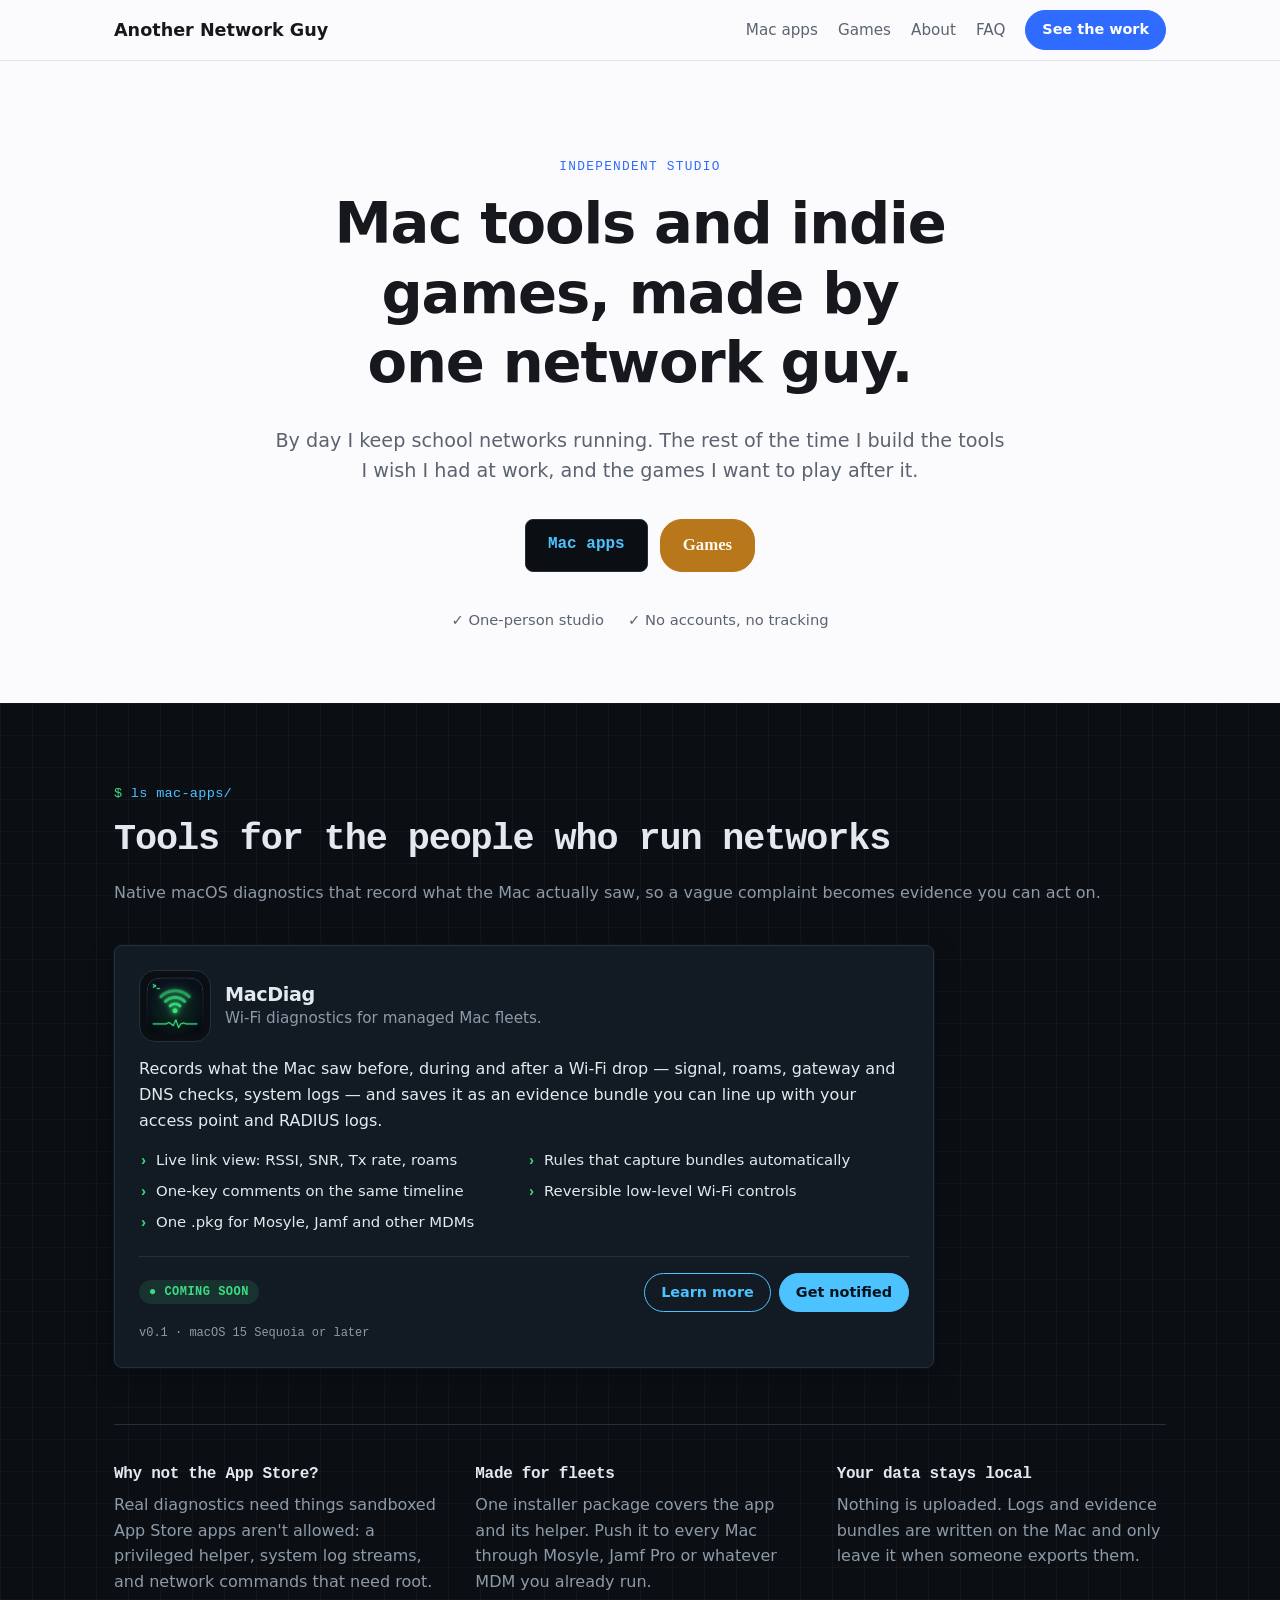
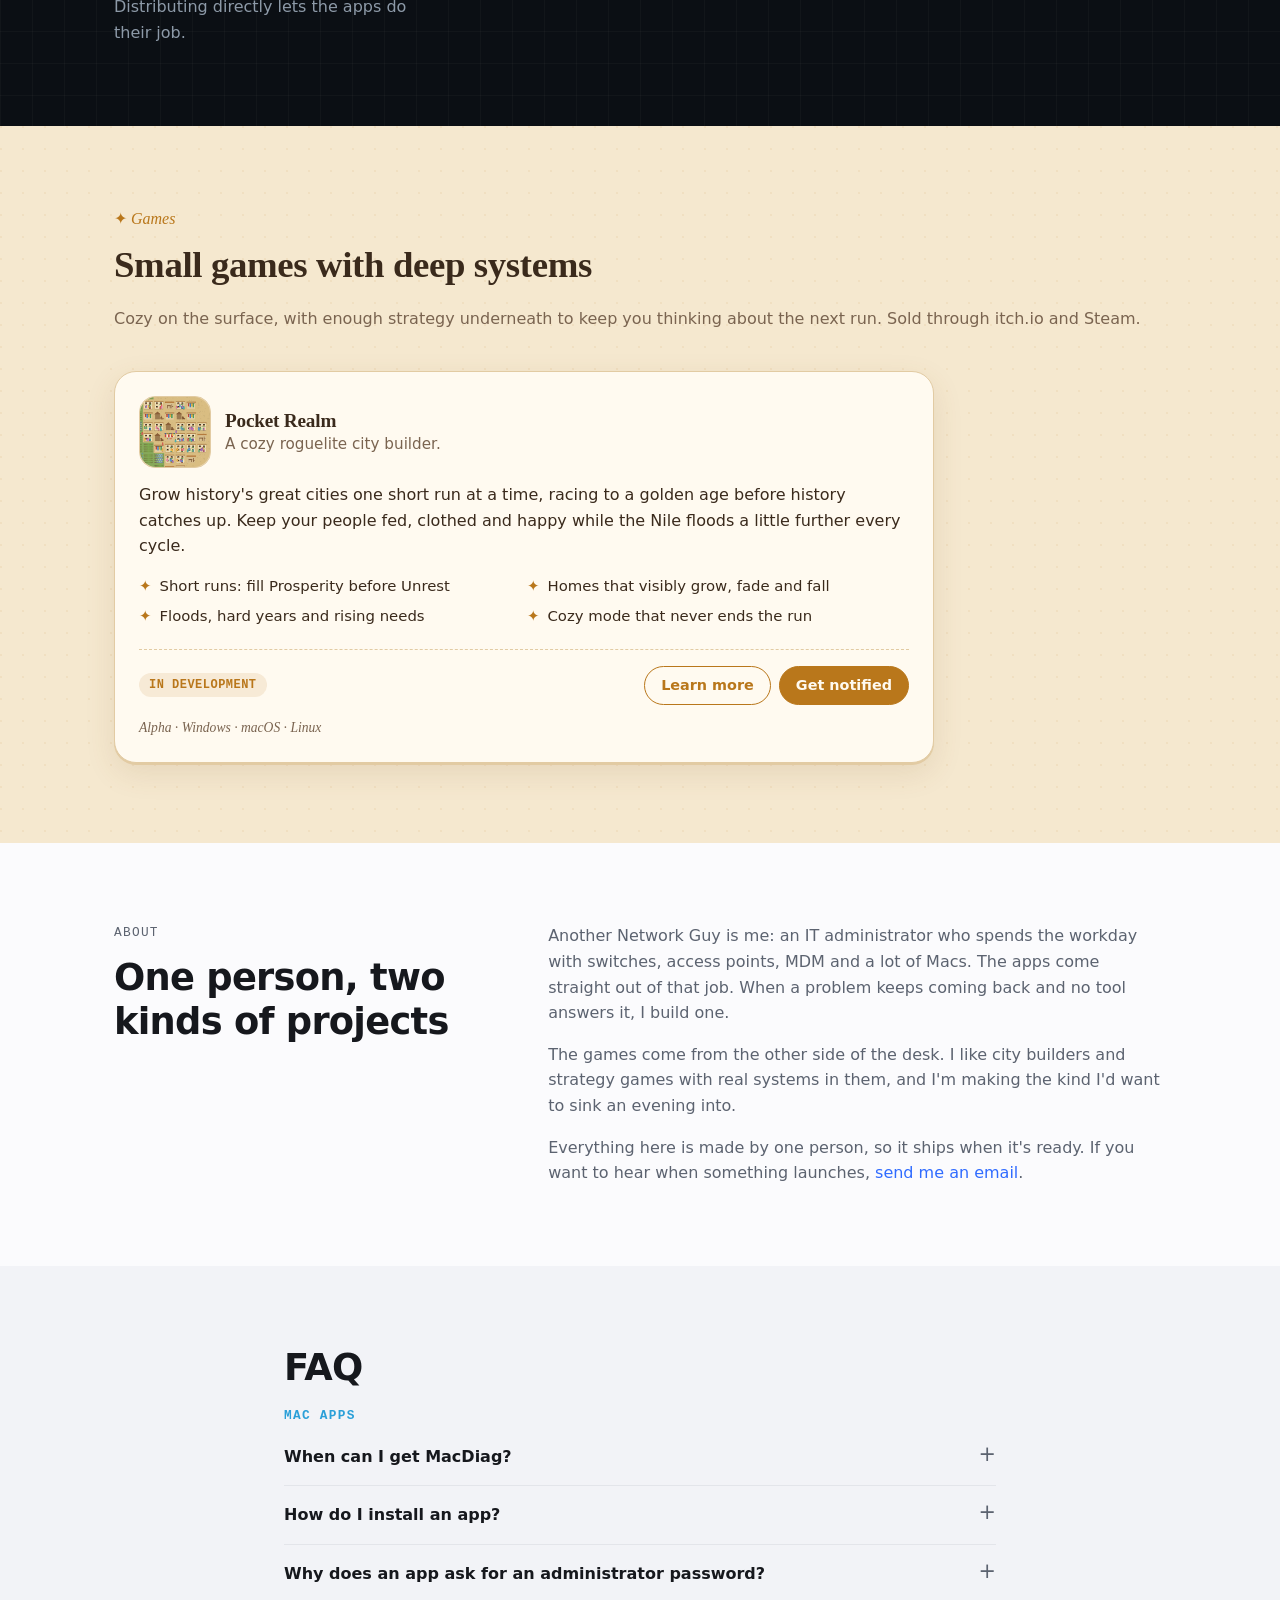
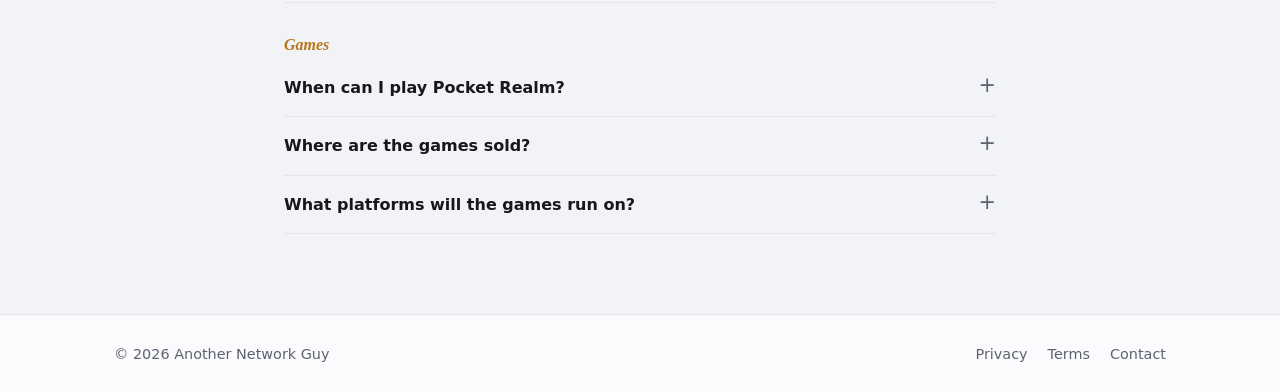
<file: index.html>
<!doctype html>
<html lang="en">
<head>
  <meta charset="utf-8" />
  <meta name="viewport" content="width=device-width, initial-scale=1" />
  <title>Another Network Guy — Mac tools and indie games</title>
  <meta name="description" content="A one-person studio making native Mac tools for the people who run networks, and cozy indie games. Home of MacDiag and Pocket Realm." />
  <link rel="canonical" href="https://anothernetworkguy.com/" />
  <meta property="og:type" content="website" />
  <meta property="og:url" content="https://anothernetworkguy.com/" />
  <meta property="og:title" content="Another Network Guy" />
  <meta property="og:description" content="Mac tools and indie games, made by one network guy." />
  <link rel="icon" href="data:image/svg+xml,<svg xmlns='http://www.w3.org/2000/svg' viewBox='0 0 100 100'><text y='.9em' font-size='90'>🛠️</text></svg>" />
  <link rel="stylesheet" href="styles.css?v=6" />
</head>
<body data-page="home">
  <header class="nav">
    <div class="wrap nav-inner">
      <a href="#" class="logo" data-brand>Another Network Guy</a>
      <nav>
        <a href="#apps">Mac apps</a>
        <a href="#games">Games</a>
        <a href="#about">About</a>
        <a href="#faq">FAQ</a>
        <a href="#work" class="btn btn-small">See the work</a>
      </nav>
    </div>
  </header>

  <main>
    <section class="hero">
      <div class="wrap">
        <p class="eyebrow">Independent studio</p>
        <h1 data-tagline>Mac tools and indie games, made by one network guy.</h1>
        <p class="lede">By day I keep school networks running. The rest of the time I build the tools I wish I had at work, and the games I want to play after it.</p>
        <div class="hero-cta">
          <a href="#apps" class="btn btn-tools">Mac apps</a>
          <a href="#games" class="btn btn-games">Games</a>
        </div>
        <ul class="badges">
          <li>✓ One-person studio</li>
          <li>✓ No accounts, no tracking</li>
        </ul>
      </div>
    </section>

    <div id="work">
      <section id="apps" class="section theme-tools">
        <div class="wrap">
          <p class="eyebrow">ls mac-apps/</p>
          <h2>Tools for the people who run networks</h2>
          <p class="section-sub">Native macOS diagnostics that record what the Mac actually saw, so a vague complaint becomes evidence you can act on.</p>
          <div class="grid" id="app-grid"></div>

          <div class="trust apps-trust">
            <div>
              <h3>Why not the App Store?</h3>
              <p>Real diagnostics need things sandboxed App Store apps aren't allowed: a privileged helper, system log streams, and network commands that need root. Distributing directly lets the apps do their job.</p>
            </div>
            <div>
              <h3>Made for fleets</h3>
              <p>One installer package covers the app and its helper. Push it to every Mac through Mosyle, Jamf Pro or whatever MDM you already run.</p>
            </div>
            <div>
              <h3>Your data stays local</h3>
              <p>Nothing is uploaded. Logs and evidence bundles are written on the Mac and only leave it when someone exports them.</p>
            </div>
          </div>
        </div>
      </section>

      <section id="games" class="section theme-games">
        <div class="wrap">
          <p class="eyebrow">Games</p>
          <h2>Small games with deep systems</h2>
          <p class="section-sub">Cozy on the surface, with enough strategy underneath to keep you thinking about the next run. Sold through itch.io and Steam.</p>
          <div class="grid" id="game-grid"></div>
        </div>
      </section>
    </div>

    <section id="pricing" class="section">
      <div class="wrap">
        <h2>Mac app pricing</h2>
        <p class="section-sub">One-time purchase. Free updates within the major version.</p>
        <div id="bundle"></div>
        <div class="price-list" id="price-list"></div>
      </div>
    </section>

    <section id="about" class="section">
      <div class="wrap about">
        <div>
          <p class="eyebrow">About</p>
          <h2>One person, two kinds of projects</h2>
        </div>
        <div>
          <p>Another Network Guy is me: an IT administrator who spends the workday with switches, access points, MDM and a lot of Macs. The apps come straight out of that job. When a problem keeps coming back and no tool answers it, I build one.</p>
          <p>The games come from the other side of the desk. I like city builders and strategy games with real systems in them, and I'm making the kind I'd want to sink an evening into.</p>
          <p>Everything here is made by one person, so it ships when it's ready. If you want to hear when something launches, <a data-email href="mailto:support@anothernetworkguy.com">send me an email</a>.</p>
        </div>
      </div>
    </section>

    <section id="faq" class="section alt">
      <div class="wrap faq">
        <h2>FAQ</h2>

        <h3 class="faq-group tools">Mac apps</h3>
        <details>
          <summary>When can I get MacDiag?</summary>
          <p>MacDiag is in development. <a href="macdiag/">See what it does</a>, or <a data-email href="mailto:support@anothernetworkguy.com">email me</a> to hear when it launches.</p>
        </details>
        <details>
          <summary>How do I install an app?</summary>
          <p>Each app ships as an installer package. Open it on a single Mac, or upload it to your MDM (Mosyle, Jamf Pro and others) to push it to a fleet.</p>
        </details>
        <details data-on-sale>
          <summary>How does licensing work?</summary>
          <p>After checkout you'll get an email with your license key and download link. Paste the key into the app's Activate window. You can use it on your own Macs.</p>
        </details>
        <details data-on-sale>
          <summary>Can I try before I buy?</summary>
          <p>Yes — every download works as a free trial. Buy a license when you're ready to unlock everything.</p>
        </details>
        <details data-on-sale>
          <summary>What's your refund policy?</summary>
          <p>If an app doesn't work for you, email within <span data-refund>14</span> days for a full refund.</p>
        </details>
        <details>
          <summary>Why does an app ask for an administrator password?</summary>
          <p>Some readings and controls need root, so they run through a small helper that only accepts a fixed list of commands. Installing it, and using controls that change system settings, asks for an administrator. Read-only views work without it.</p>
        </details>
        <details data-on-sale>
          <summary>I lost my license key.</summary>
          <p>Email <a data-email href="mailto:support@anothernetworkguy.com">support@anothernetworkguy.com</a> from the address you bought with and I'll resend it.</p>
        </details>

        <h3 class="faq-group games">Games</h3>
        <details>
          <summary>When can I play Pocket Realm?</summary>
          <p>Pocket Realm is in alpha. The first public release will be a free demo on itch.io with one city, Memphis, followed by a Steam page. <a href="pocketrealm/">Read more about it</a>.</p>
        </details>
        <details>
          <summary>Where are the games sold?</summary>
          <p>Through itch.io and Steam, not on this site. Purchases, refunds and downloads go through those stores and follow their terms.</p>
        </details>
        <details>
          <summary>What platforms will the games run on?</summary>
          <p>Pocket Realm is built in Godot and is planned for Windows, macOS and Linux. Each game's page lists its platforms.</p>
        </details>
      </div>
    </section>
  </main>

  <footer class="footer">
    <div class="wrap footer-inner">
      <span>© <span id="year"></span> <span data-brand>Another Network Guy</span></span>
      <nav>
        <a href="privacy.html">Privacy</a>
        <a href="terms.html">Terms</a>
        <a data-email href="mailto:support@anothernetworkguy.com">Contact</a>
      </nav>
    </div>
  </footer>

  <script src="site.config.js?v=5"></script>
  <script src="main.js?v=5"></script>
</body>
</html>
</file>
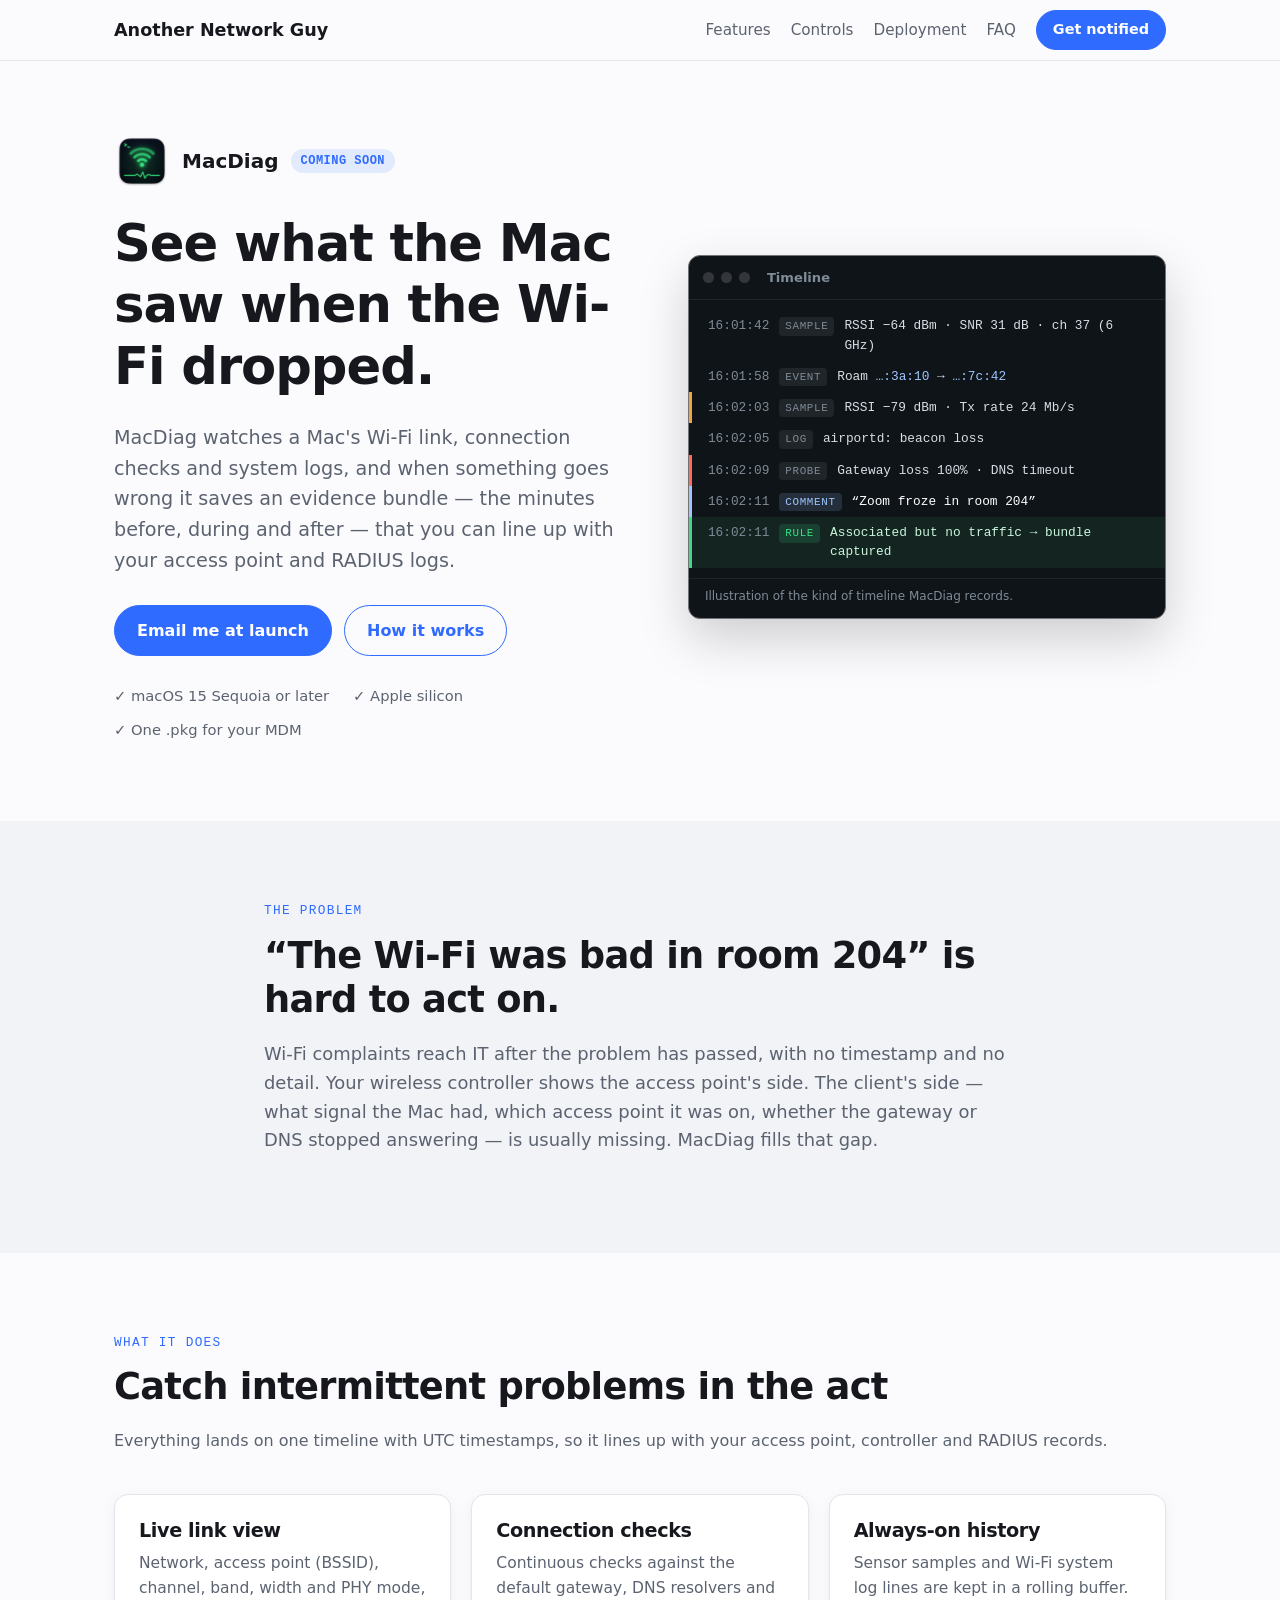
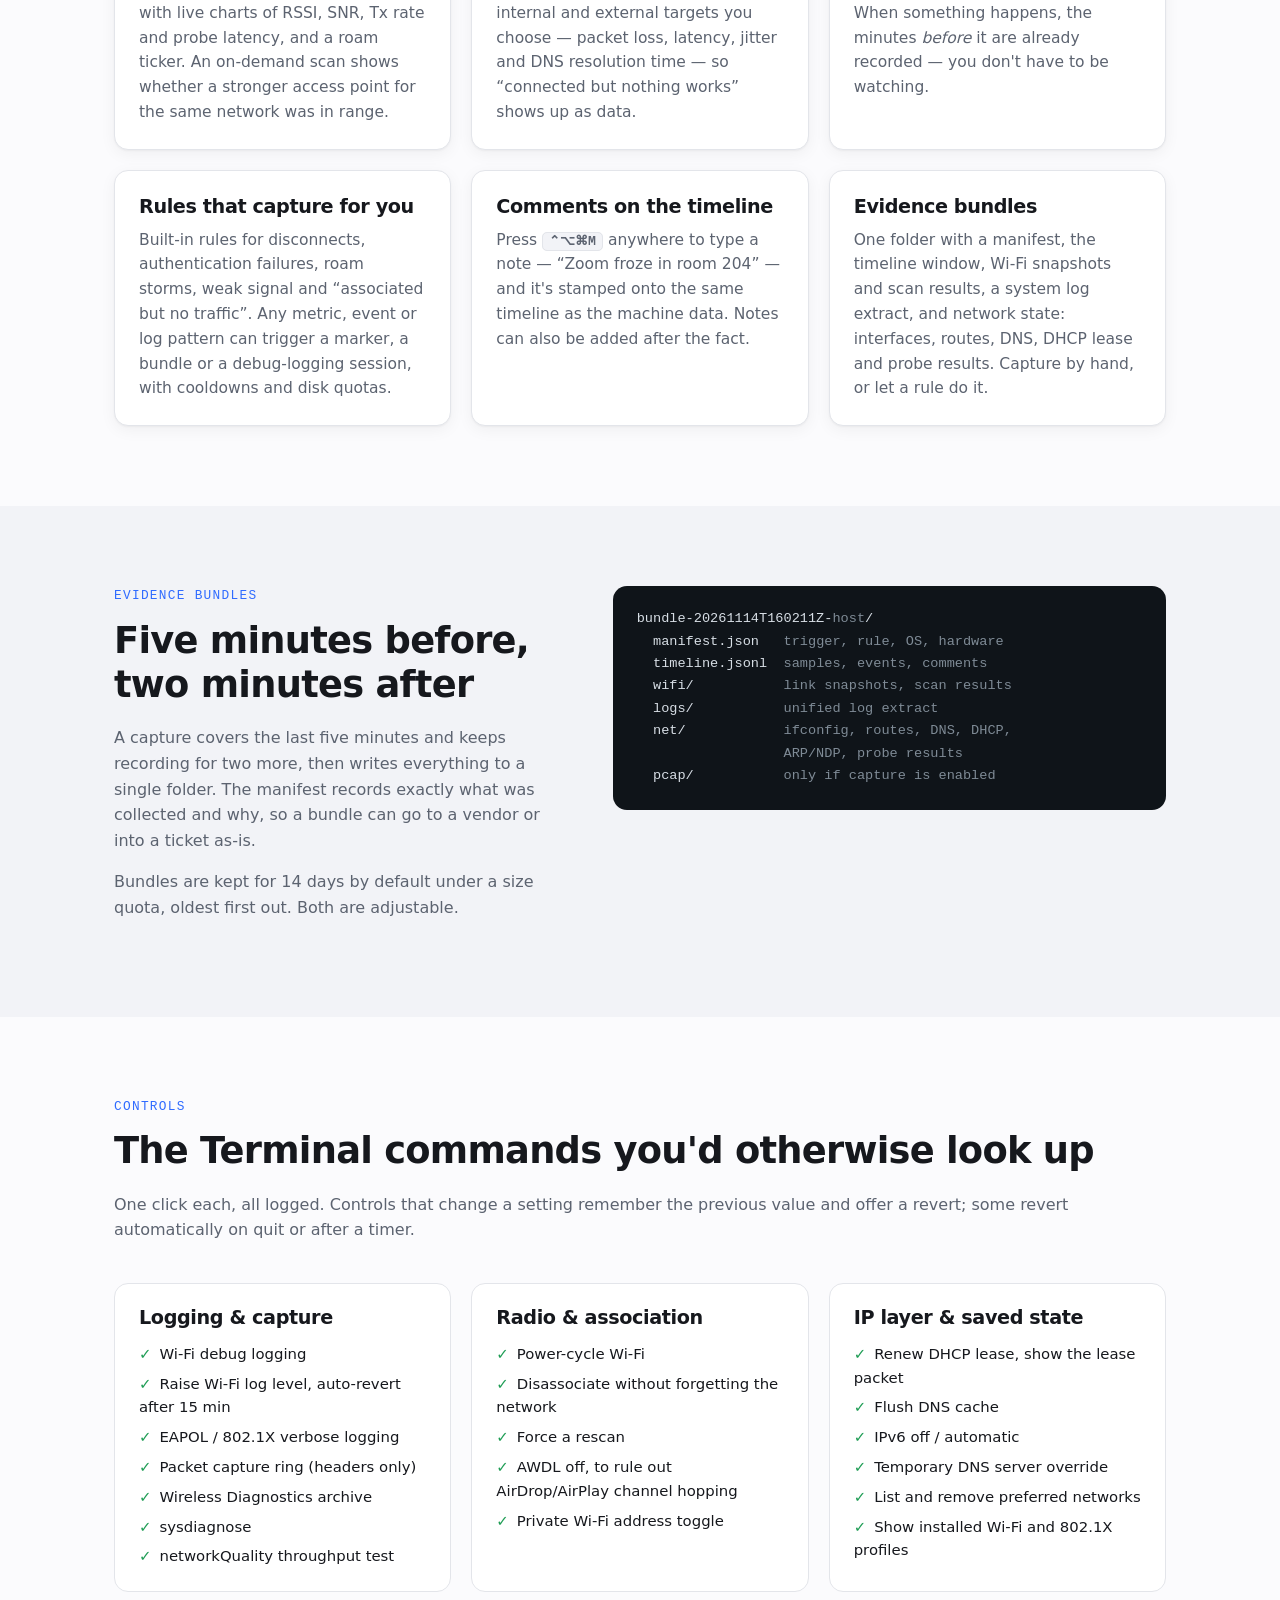
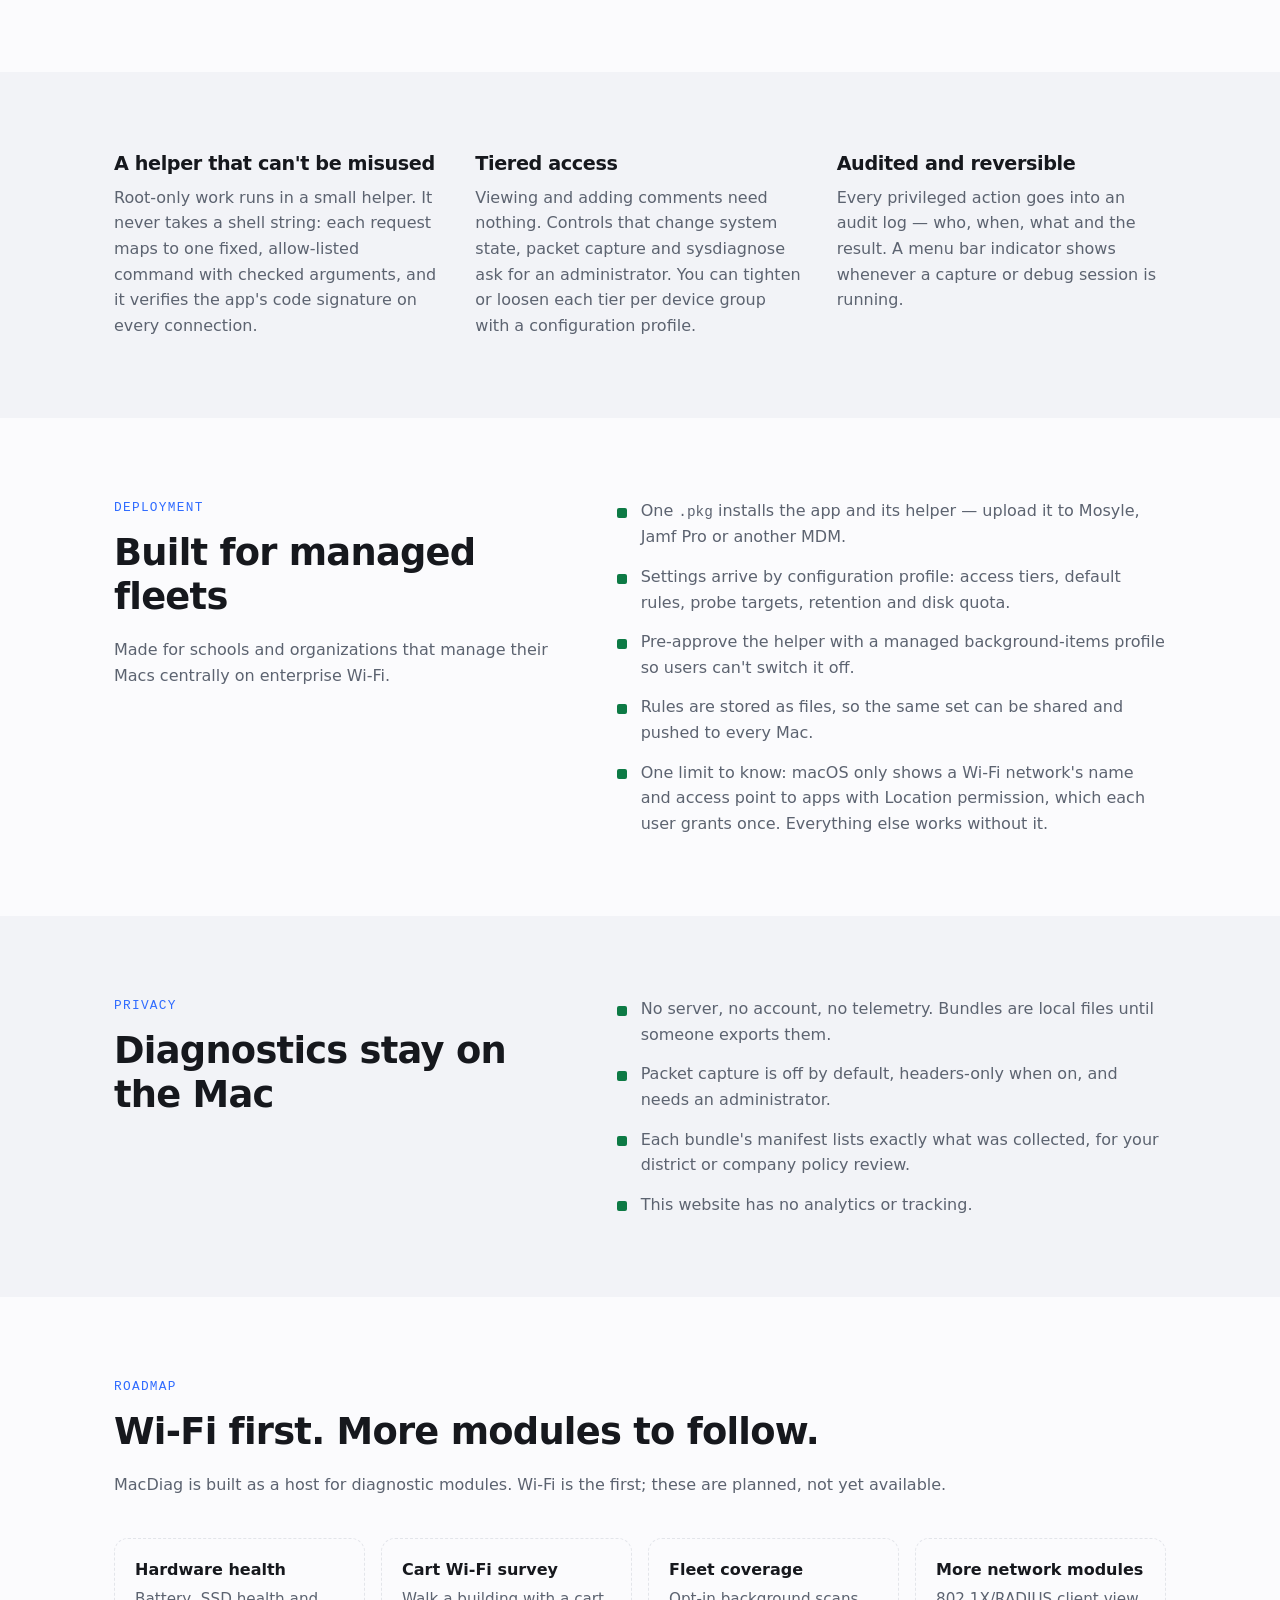
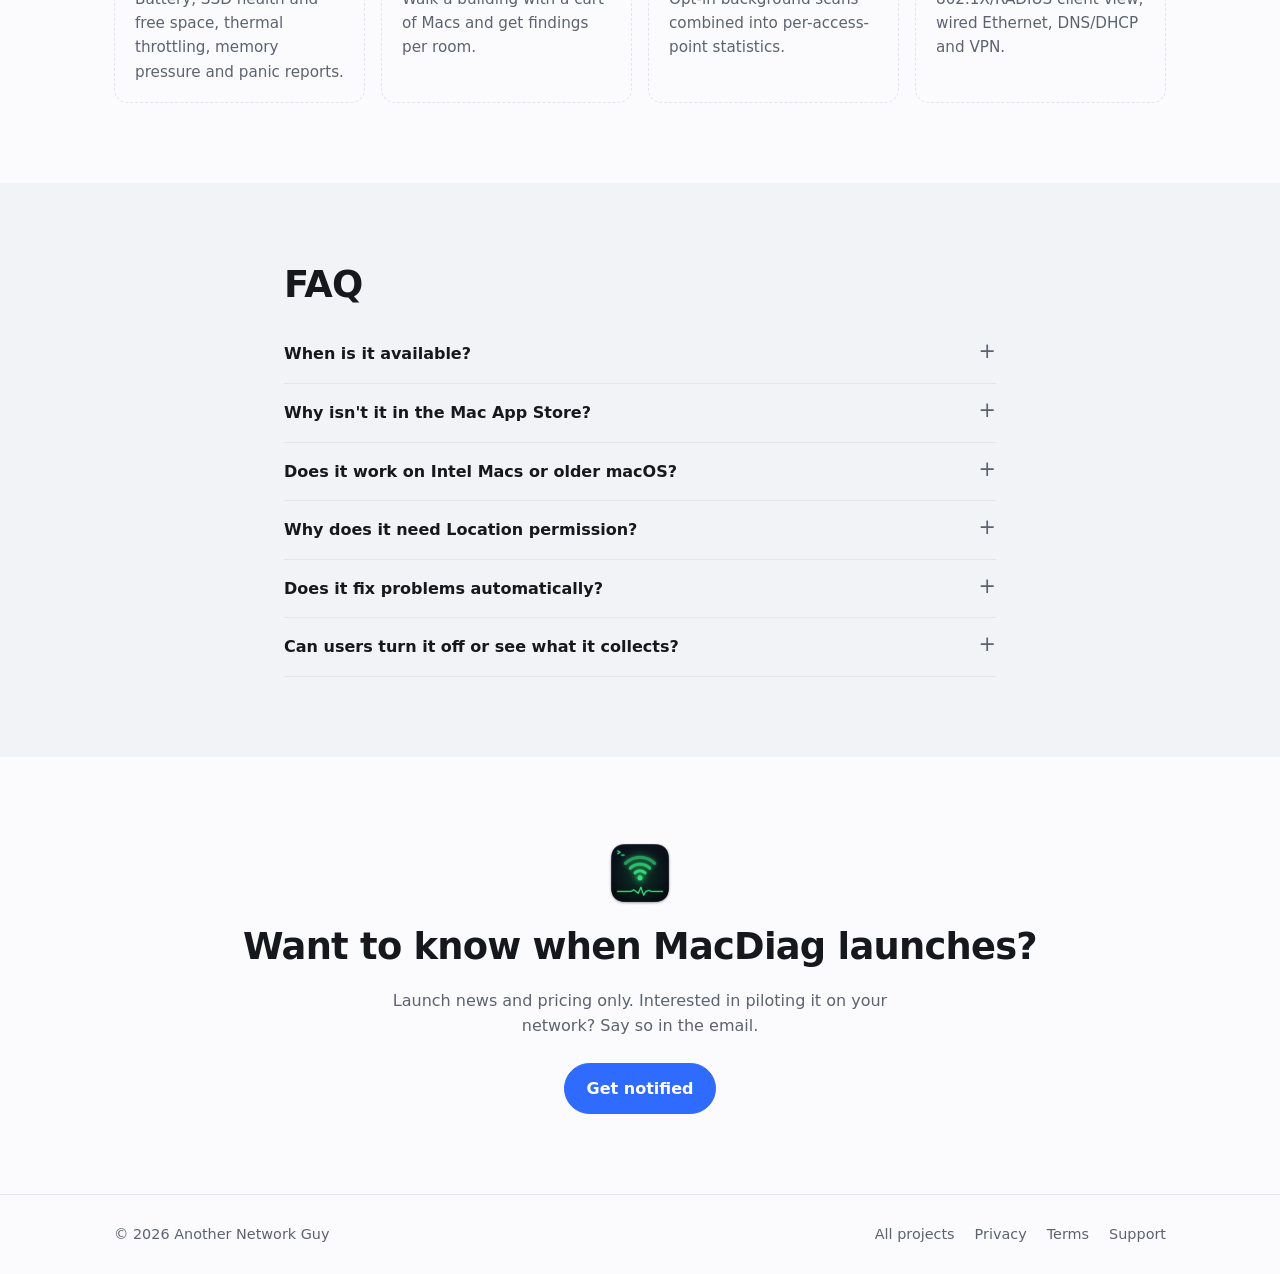
<file: macdiag/index.html>
<!doctype html>
<html lang="en">
<head>
  <meta charset="utf-8" />
  <meta name="viewport" content="width=device-width, initial-scale=1" />
  <title>MacDiag — Wi-Fi diagnostics for managed Mac fleets</title>
  <meta name="description" content="MacDiag records what a Mac saw before, during and after a Wi-Fi problem and saves it as an evidence bundle. For IT teams managing Macs on enterprise Wi-Fi. Coming soon." />
  <link rel="canonical" href="https://anothernetworkguy.com/macdiag/" />
  <meta property="og:type" content="website" />
  <meta property="og:url" content="https://anothernetworkguy.com/macdiag/" />
  <meta property="og:title" content="MacDiag — Wi-Fi diagnostics for managed Mac fleets" />
  <meta property="og:description" content="See what the Mac saw when the Wi-Fi dropped." />
  <meta property="og:image" content="https://anothernetworkguy.com/img/macdiag-256.png" />
  <link rel="icon" type="image/png" href="../img/macdiag-64.png" />
  <link rel="stylesheet" href="../styles.css?v=6" />
  <link rel="stylesheet" href="macdiag.css?v=1" />
</head>
<body data-page="macdiag">
  <a class="skip" href="#main">Skip to content</a>

  <header class="nav">
    <div class="wrap nav-inner">
      <a href="../" class="logo" data-brand>Another Network Guy</a>
      <nav>
        <a href="#features">Features</a>
        <a href="#controls">Controls</a>
        <a href="#deploy">Deployment</a>
        <a href="#faq">FAQ</a>
        <a class="btn btn-small" data-notify href="mailto:support@anothernetworkguy.com">Get notified</a>
      </nav>
    </div>
  </header>

  <main id="main">
    <!-- Hero -->
    <section class="md-hero">
      <div class="wrap md-hero-grid">
        <div>
          <div class="md-brand">
            <img src="../img/macdiag-256.png" width="56" height="56" alt="" />
            <span>MacDiag</span>
            <span class="pill">Coming soon</span>
          </div>
          <h1>See what the Mac saw when the Wi-Fi dropped.</h1>
          <p class="lede">MacDiag watches a Mac's Wi-Fi link, connection checks and system logs, and when something goes wrong it saves an evidence bundle — the minutes before, during and after — that you can line up with your access point and RADIUS logs.</p>
          <div class="hero-cta">
            <a class="btn" data-notify href="mailto:support@anothernetworkguy.com">Email me at launch</a>
            <a class="btn btn-ghost" href="#features">How it works</a>
          </div>
          <ul class="badges md-badges">
            <li>✓ macOS 15 Sequoia or later</li>
            <li>✓ Apple silicon</li>
            <li>✓ One .pkg for your MDM</li>
          </ul>
        </div>

        <!-- Illustrative timeline, built in HTML -->
        <figure class="md-window" aria-label="Example MacDiag timeline around a Wi-Fi incident">
          <div class="md-titlebar"><span></span><span></span><span></span><b>Timeline</b></div>
          <ol class="md-timeline">
            <li class="k-sample"><time>16:01:42</time><span class="tag">sample</span>RSSI −64 dBm · SNR 31 dB · ch 37 (6 GHz)</li>
            <li class="k-event"><time>16:01:58</time><span class="tag">event</span><span>Roam <code>…:3a:10</code> → <code>…:7c:42</code></span></li>
            <li class="k-sample warn"><time>16:02:03</time><span class="tag">sample</span>RSSI −79 dBm · Tx rate 24 Mb/s</li>
            <li class="k-log"><time>16:02:05</time><span class="tag">log</span>airportd: beacon loss</li>
            <li class="k-sample bad"><time>16:02:09</time><span class="tag">probe</span>Gateway loss 100% · DNS timeout</li>
            <li class="k-comment"><time>16:02:11</time><span class="tag">comment</span>“Zoom froze in room 204”</li>
            <li class="k-action"><time>16:02:11</time><span class="tag">rule</span>Associated but no traffic → bundle captured</li>
          </ol>
          <figcaption>Illustration of the kind of timeline MacDiag records.</figcaption>
        </figure>
      </div>
    </section>

    <!-- Problem -->
    <section class="section alt">
      <div class="wrap md-narrow">
        <p class="eyebrow">The problem</p>
        <h2>“The Wi-Fi was bad in room 204” is hard to act on.</h2>
        <p class="md-big">Wi-Fi complaints reach IT after the problem has passed, with no timestamp and no detail. Your wireless controller shows the access point's side. The client's side — what signal the Mac had, which access point it was on, whether the gateway or DNS stopped answering — is usually missing. MacDiag fills that gap.</p>
      </div>
    </section>

    <!-- Features -->
    <section id="features" class="section">
      <div class="wrap">
        <p class="eyebrow">What it does</p>
        <h2>Catch intermittent problems in the act</h2>
        <p class="section-sub">Everything lands on one timeline with UTC timestamps, so it lines up with your access point, controller and RADIUS records.</p>
        <div class="md-features">
          <article class="card">
            <h3>Live link view</h3>
            <p>Network, access point (BSSID), channel, band, width and PHY mode, with live charts of RSSI, SNR, Tx rate and probe latency, and a roam ticker. An on-demand scan shows whether a stronger access point for the same network was in range.</p>
          </article>
          <article class="card">
            <h3>Connection checks</h3>
            <p>Continuous checks against the default gateway, DNS resolvers and internal and external targets you choose — packet loss, latency, jitter and DNS resolution time — so “connected but nothing works” shows up as data.</p>
          </article>
          <article class="card">
            <h3>Always-on history</h3>
            <p>Sensor samples and Wi-Fi system log lines are kept in a rolling buffer. When something happens, the minutes <em>before</em> it are already recorded — you don't have to be watching.</p>
          </article>
          <article class="card">
            <h3>Rules that capture for you</h3>
            <p>Built-in rules for disconnects, authentication failures, roam storms, weak signal and “associated but no traffic”. Any metric, event or log pattern can trigger a marker, a bundle or a debug-logging session, with cooldowns and disk quotas.</p>
          </article>
          <article class="card">
            <h3>Comments on the timeline</h3>
            <p>Press <kbd>⌃⌥⌘M</kbd> anywhere to type a note — “Zoom froze in room 204” — and it's stamped onto the same timeline as the machine data. Notes can also be added after the fact.</p>
          </article>
          <article class="card">
            <h3>Evidence bundles</h3>
            <p>One folder with a manifest, the timeline window, Wi-Fi snapshots and scan results, a system log extract, and network state: interfaces, routes, DNS, DHCP lease and probe results. Capture by hand, or let a rule do it.</p>
          </article>
        </div>
      </div>
    </section>

    <!-- Bundle anatomy -->
    <section class="section alt">
      <div class="wrap md-split">
        <div>
          <p class="eyebrow">Evidence bundles</p>
          <h2>Five minutes before, two minutes after</h2>
          <p class="muted">A capture covers the last five minutes and keeps recording for two more, then writes everything to a single folder. The manifest records exactly what was collected and why, so a bundle can go to a vendor or into a ticket as-is.</p>
          <p class="muted">Bundles are kept for 14 days by default under a size quota, oldest first out. Both are adjustable.</p>
        </div>
        <pre class="md-tree" aria-label="Bundle folder layout"><code>bundle-20261114T160211Z-<i>host</i>/
  manifest.json   <i>trigger, rule, OS, hardware</i>
  timeline.jsonl  <i>samples, events, comments</i>
  wifi/           <i>link snapshots, scan results</i>
  logs/           <i>unified log extract</i>
  net/            <i>ifconfig, routes, DNS, DHCP,
                  ARP/NDP, probe results</i>
  pcap/           <i>only if capture is enabled</i></code></pre>
      </div>
    </section>

    <!-- Controls -->
    <section id="controls" class="section">
      <div class="wrap">
        <p class="eyebrow">Controls</p>
        <h2>The Terminal commands you'd otherwise look up</h2>
        <p class="section-sub">One click each, all logged. Controls that change a setting remember the previous value and offer a revert; some revert automatically on quit or after a timer.</p>
        <div class="md-controls">
          <div>
            <h3>Logging &amp; capture</h3>
            <ul class="features">
              <li>Wi-Fi debug logging</li>
              <li>Raise Wi-Fi log level, auto-revert after 15 min</li>
              <li>EAPOL / 802.1X verbose logging</li>
              <li>Packet capture ring (headers only)</li>
              <li>Wireless Diagnostics archive</li>
              <li>sysdiagnose</li>
              <li>networkQuality throughput test</li>
            </ul>
          </div>
          <div>
            <h3>Radio &amp; association</h3>
            <ul class="features">
              <li>Power-cycle Wi-Fi</li>
              <li>Disassociate without forgetting the network</li>
              <li>Force a rescan</li>
              <li>AWDL off, to rule out AirDrop/AirPlay channel hopping</li>
              <li>Private Wi-Fi address toggle</li>
            </ul>
          </div>
          <div>
            <h3>IP layer &amp; saved state</h3>
            <ul class="features">
              <li>Renew DHCP lease, show the lease packet</li>
              <li>Flush DNS cache</li>
              <li>IPv6 off / automatic</li>
              <li>Temporary DNS server override</li>
              <li>List and remove preferred networks</li>
              <li>Show installed Wi-Fi and 802.1X profiles</li>
            </ul>
          </div>
        </div>
      </div>
    </section>

    <!-- Security model -->
    <section class="section alt">
      <div class="wrap trust">
        <div>
          <h3>A helper that can't be misused</h3>
          <p>Root-only work runs in a small helper. It never takes a shell string: each request maps to one fixed, allow-listed command with checked arguments, and it verifies the app's code signature on every connection.</p>
        </div>
        <div>
          <h3>Tiered access</h3>
          <p>Viewing and adding comments need nothing. Controls that change system state, packet capture and sysdiagnose ask for an administrator. You can tighten or loosen each tier per device group with a configuration profile.</p>
        </div>
        <div>
          <h3>Audited and reversible</h3>
          <p>Every privileged action goes into an audit log — who, when, what and the result. A menu bar indicator shows whenever a capture or debug session is running.</p>
        </div>
      </div>
    </section>

    <!-- Deployment -->
    <section id="deploy" class="section">
      <div class="wrap md-split">
        <div>
          <p class="eyebrow">Deployment</p>
          <h2>Built for managed fleets</h2>
          <p class="muted">Made for schools and organizations that manage their Macs centrally on enterprise Wi-Fi.</p>
        </div>
        <ul class="md-checks">
          <li>One <code>.pkg</code> installs the app and its helper — upload it to Mosyle, Jamf Pro or another MDM.</li>
          <li>Settings arrive by configuration profile: access tiers, default rules, probe targets, retention and disk quota.</li>
          <li>Pre-approve the helper with a managed background-items profile so users can't switch it off.</li>
          <li>Rules are stored as files, so the same set can be shared and pushed to every Mac.</li>
          <li>One limit to know: macOS only shows a Wi-Fi network's name and access point to apps with Location permission, which each user grants once. Everything else works without it.</li>
        </ul>
      </div>
    </section>

    <!-- Privacy -->
    <section class="section alt">
      <div class="wrap md-split">
        <div>
          <p class="eyebrow">Privacy</p>
          <h2>Diagnostics stay on the Mac</h2>
        </div>
        <ul class="md-checks">
          <li>No server, no account, no telemetry. Bundles are local files until someone exports them.</li>
          <li>Packet capture is off by default, headers-only when on, and needs an administrator.</li>
          <li>Each bundle's manifest lists exactly what was collected, for your district or company policy review.</li>
          <li>This website has no analytics or tracking.</li>
        </ul>
      </div>
    </section>

    <!-- Roadmap -->
    <section class="section">
      <div class="wrap">
        <p class="eyebrow">Roadmap</p>
        <h2>Wi-Fi first. More modules to follow.</h2>
        <p class="section-sub">MacDiag is built as a host for diagnostic modules. Wi-Fi is the first; these are planned, not yet available.</p>
        <ul class="md-roadmap">
          <li><b>Hardware health</b> Battery, SSD health and free space, thermal throttling, memory pressure and panic reports.</li>
          <li><b>Cart Wi-Fi survey</b> Walk a building with a cart of Macs and get findings per room.</li>
          <li><b>Fleet coverage</b> Opt-in background scans combined into per-access-point statistics.</li>
          <li><b>More network modules</b> 802.1X/RADIUS client view, wired Ethernet, DNS/DHCP and VPN.</li>
        </ul>
      </div>
    </section>

    <!-- FAQ -->
    <section id="faq" class="section alt">
      <div class="wrap faq">
        <h2>FAQ</h2>
        <details>
          <summary>When is it available?</summary>
          <p>MacDiag is in development. <a data-notify href="mailto:support@anothernetworkguy.com">Email us</a> and we'll let you know when it launches, along with pricing.</p>
        </details>
        <details>
          <summary>Why isn't it in the Mac App Store?</summary>
          <p>App Store apps are sandboxed, which blocks the privileged helper, system log streaming and the network commands MacDiag relies on. It's distributed directly as an installer package instead.</p>
        </details>
        <details>
          <summary>Does it work on Intel Macs or older macOS?</summary>
          <p>It's built for Apple silicon Macs on macOS 15 Sequoia or later.</p>
        </details>
        <details>
          <summary>Why does it need Location permission?</summary>
          <p>macOS hides the Wi-Fi network name and access point (SSID and BSSID) from apps without Location permission, and an MDM can't grant it ahead of time. MacDiag explains this on first run. If a user declines, everything except the network name and access point still works.</p>
        </details>
        <details>
          <summary>Does it fix problems automatically?</summary>
          <p>No. MacDiag observes, records and offers controls; a person decides what to change. Every change is logged and can be reverted.</p>
        </details>
        <details>
          <summary>Can users turn it off or see what it collects?</summary>
          <p>A menu bar indicator shows whenever a capture or debug session is active, and each bundle's manifest lists what was collected. Whether users can stop the helper is up to your MDM configuration.</p>
        </details>
      </div>
    </section>

    <!-- CTA -->
    <section class="section md-cta">
      <div class="wrap">
        <img src="../img/macdiag-256.png" width="72" height="72" alt="" />
        <h2>Want to know when MacDiag launches?</h2>
        <p class="muted">Launch news and pricing only. Interested in piloting it on your network? Say so in the email.</p>
        <a class="btn" data-notify href="mailto:support@anothernetworkguy.com">Get notified</a>
      </div>
    </section>
  </main>

  <footer class="footer">
    <div class="wrap footer-inner">
      <span>© <span id="year"></span> <span data-brand>Another Network Guy</span></span>
      <nav>
        <a href="../">All projects</a>
        <a href="../privacy.html">Privacy</a>
        <a href="../terms.html">Terms</a>
        <a data-email href="mailto:support@anothernetworkguy.com">Support</a>
      </nav>
    </div>
  </footer>

  <script src="../site.config.js?v=5"></script>
  <script src="../main.js?v=5"></script>
  <script>
    (function () {
      var email = (window.SITE && window.SITE.supportEmail) || "support@anothernetworkguy.com";
      var href = "mailto:" + email + "?subject=" + encodeURIComponent("Notify me: MacDiag");
      document.querySelectorAll("[data-notify]").forEach(function (el) { el.href = href; });
    })();
  </script>
</body>
</html>
</file>
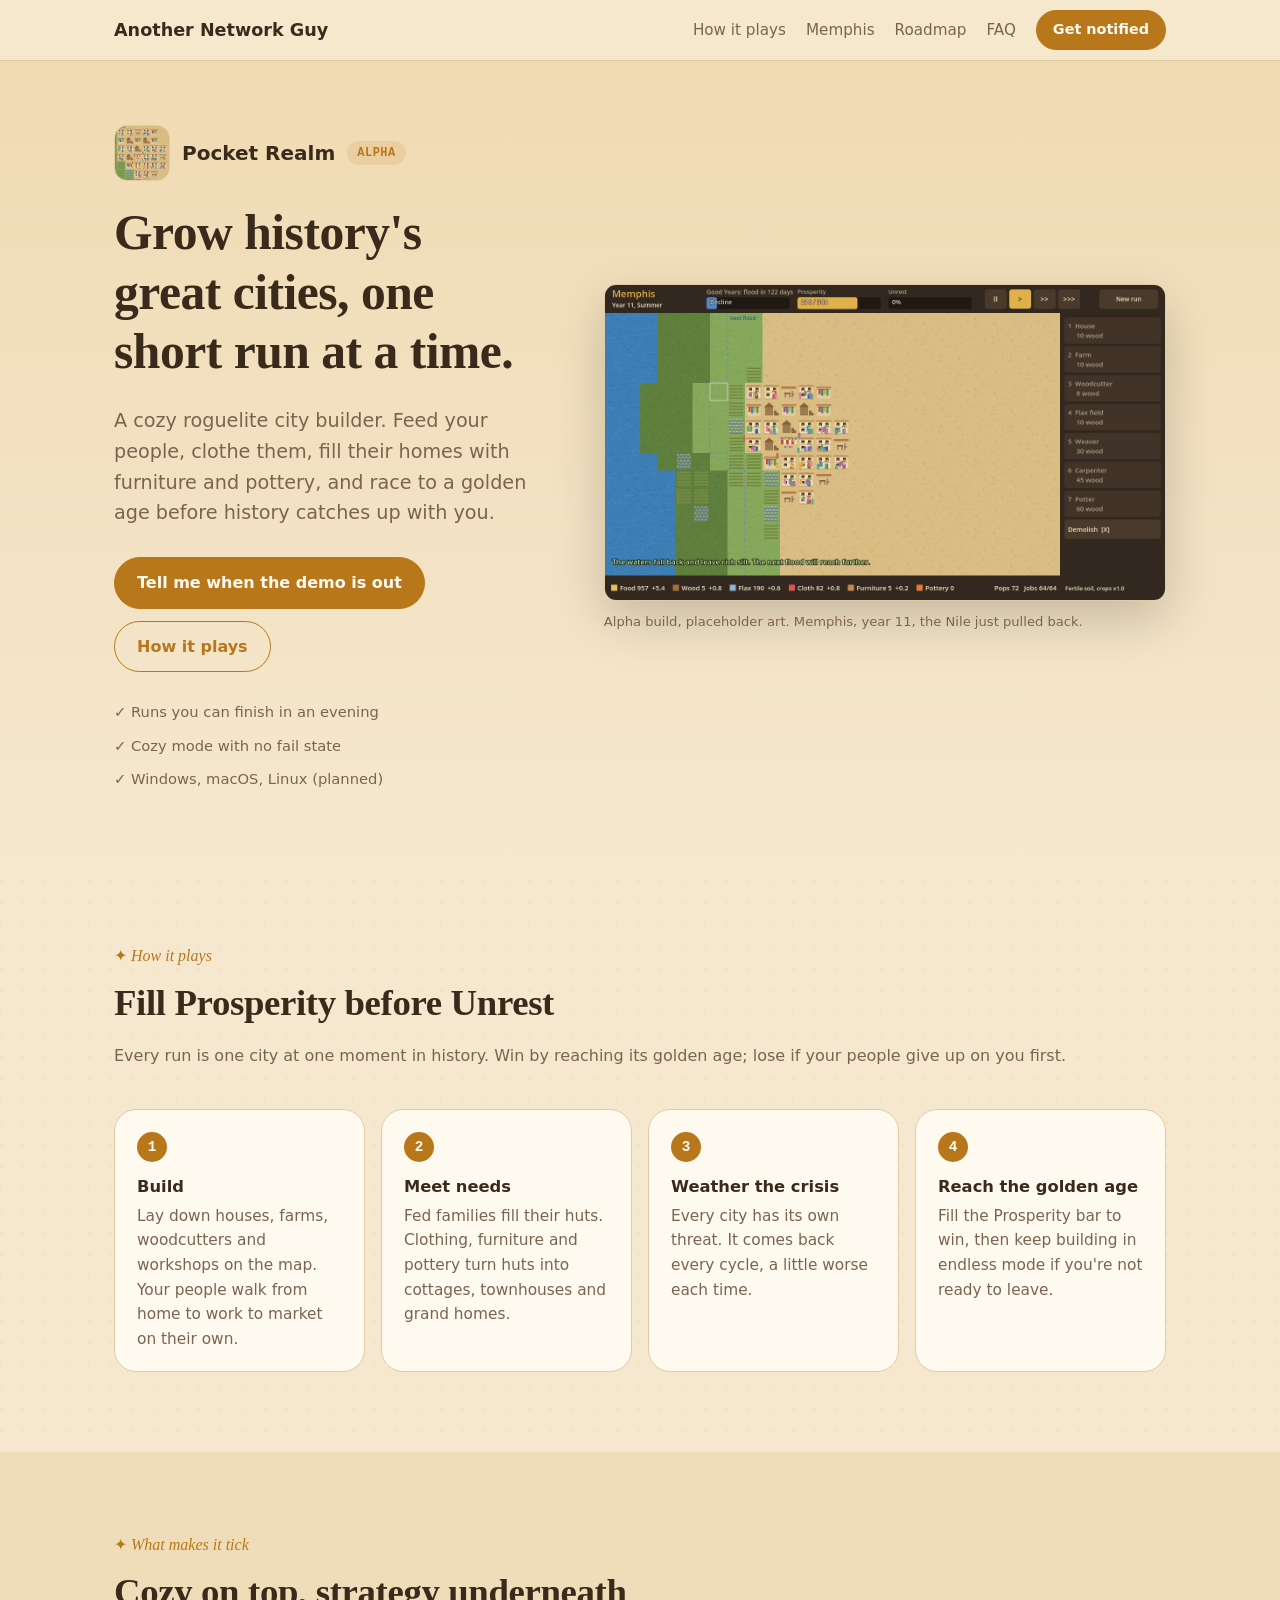
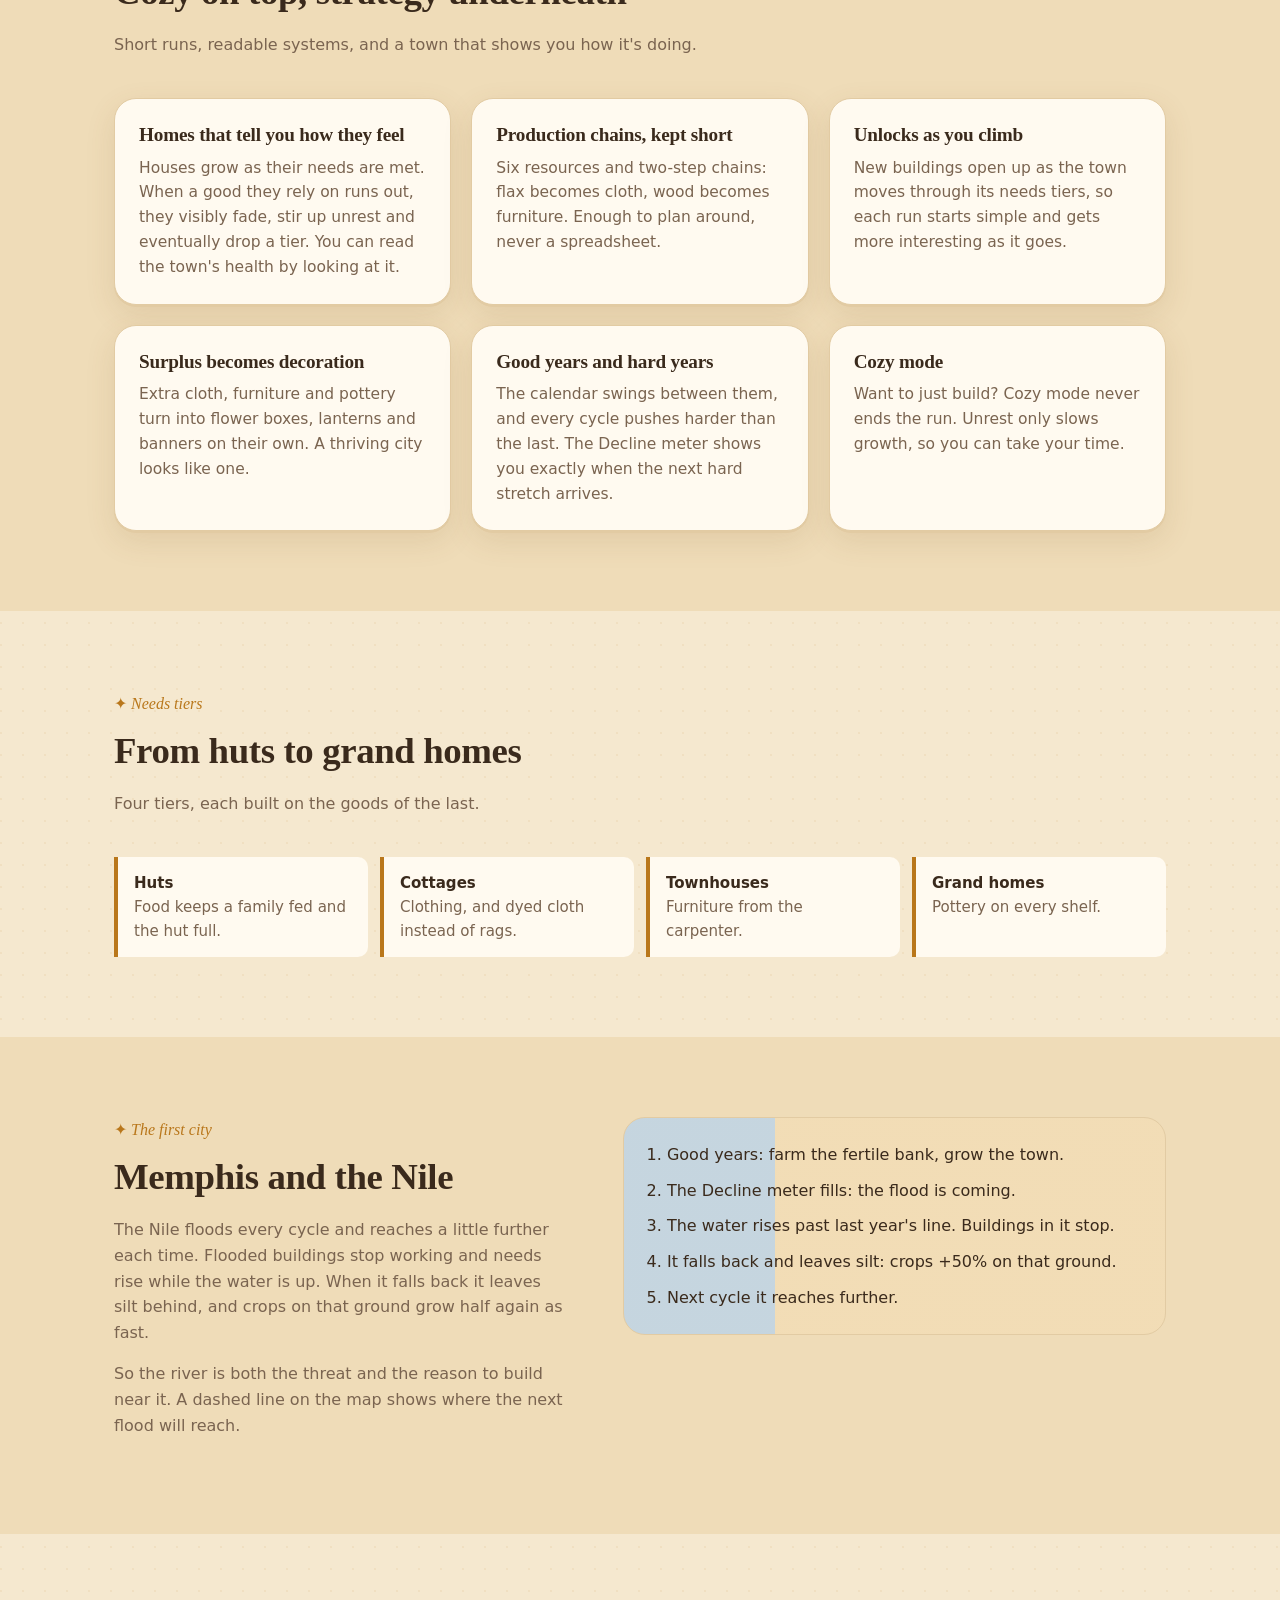
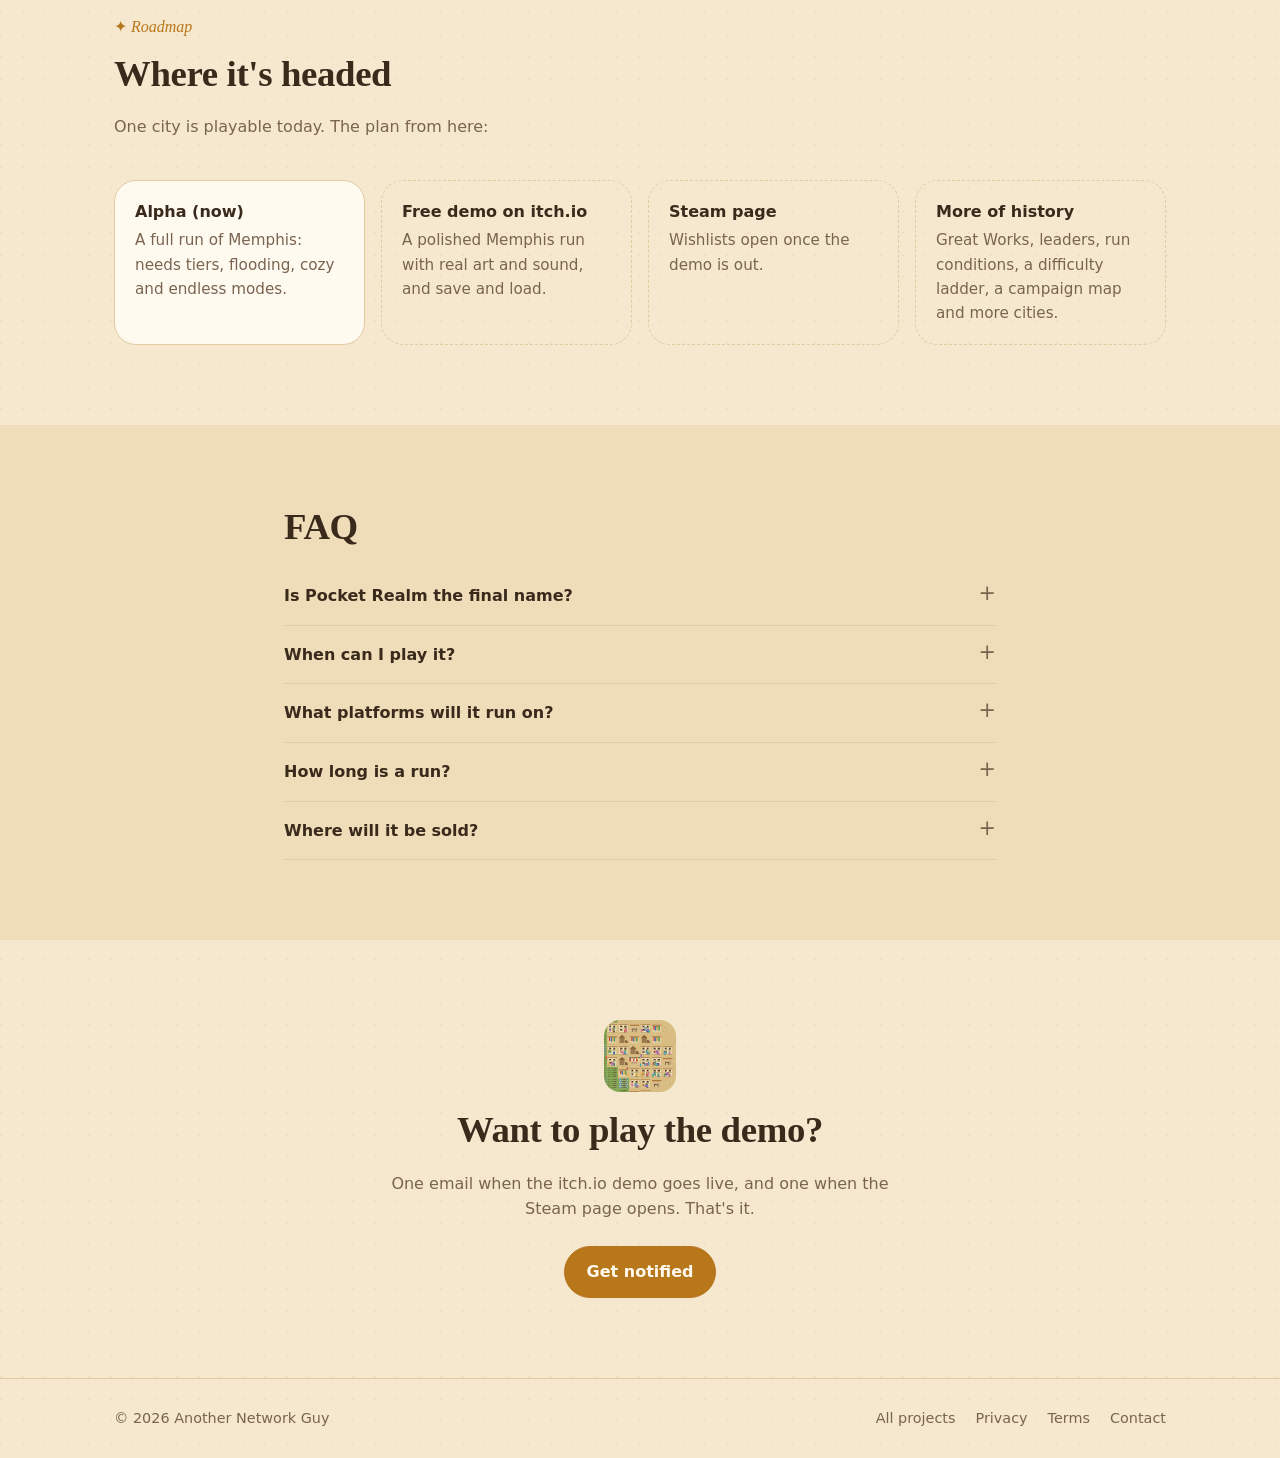
<file: pocketrealm/index.html>
<!doctype html>
<html lang="en">
<head>
  <meta charset="utf-8" />
  <meta name="viewport" content="width=device-width, initial-scale=1" />
  <title>Pocket Realm — a cozy roguelite city builder</title>
  <meta name="description" content="Grow history's great cities one short run at a time, racing to a golden age before history catches up. Pocket Realm is a cozy roguelite city builder in development." />
  <link rel="canonical" href="https://anothernetworkguy.com/pocketrealm/" />
  <meta property="og:type" content="website" />
  <meta property="og:url" content="https://anothernetworkguy.com/pocketrealm/" />
  <meta property="og:title" content="Pocket Realm — a cozy roguelite city builder" />
  <meta property="og:description" content="Grow history's great cities one short run at a time." />
  <meta property="og:image" content="https://anothernetworkguy.com/img/pocketrealm-alpha.jpg" />
  <link rel="icon" type="image/png" href="../img/pocketrealm-64.png" />
  <link rel="stylesheet" href="../styles.css?v=6" />
  <link rel="stylesheet" href="pocketrealm.css?v=2" />
</head>
<body data-page="pocketrealm" class="theme-games">
  <a class="skip" href="#main">Skip to content</a>

  <header class="nav">
    <div class="wrap nav-inner">
      <a href="../" class="logo" data-brand>Another Network Guy</a>
      <nav>
        <a href="#how">How it plays</a>
        <a href="#memphis">Memphis</a>
        <a href="#roadmap">Roadmap</a>
        <a href="#faq">FAQ</a>
        <a class="btn btn-small" data-follow href="mailto:support@anothernetworkguy.com">Get notified</a>
      </nav>
    </div>
  </header>

  <main id="main">
    <!-- Hero -->
    <section class="pr-hero">
      <div class="wrap pr-hero-grid">
        <div>
          <div class="pr-brand">
            <img src="../img/pocketrealm-256.png" width="56" height="56" alt="" />
            <span>Pocket Realm</span>
            <span class="pill">Alpha</span>
          </div>
          <h1>Grow history's great cities, one short run at a time.</h1>
          <p class="lede">A cozy roguelite city builder. Feed your people, clothe them, fill their homes with furniture and pottery, and race to a golden age before history catches up with you.</p>
          <div class="hero-cta">
            <a class="btn" data-follow href="mailto:support@anothernetworkguy.com">Tell me when the demo is out</a>
            <a class="btn btn-ghost" href="#how">How it plays</a>
          </div>
          <ul class="badges">
            <li>✓ Runs you can finish in an evening</li>
            <li>✓ Cozy mode with no fail state</li>
            <li>✓ Windows, macOS, Linux (planned)</li>
          </ul>
        </div>
        <figure class="pr-shot">
          <img src="../img/pocketrealm-alpha.jpg" width="1280" height="720" alt="Memphis in year 11: rows of houses, farms and flax fields beside the Nile, with Prosperity at 216 of 300 and the next flood line marked." />
          <figcaption>Alpha build, placeholder art. Memphis, year 11, the Nile just pulled back.</figcaption>
        </figure>
      </div>
    </section>

    <!-- Loop -->
    <section id="how" class="section">
      <div class="wrap">
        <p class="eyebrow">How it plays</p>
        <h2>Fill Prosperity before Unrest</h2>
        <p class="section-sub">Every run is one city at one moment in history. Win by reaching its golden age; lose if your people give up on you first.</p>
        <ol class="pr-loop">
          <li><b>Build</b>Lay down houses, farms, woodcutters and workshops on the map. Your people walk from home to work to market on their own.</li>
          <li><b>Meet needs</b>Fed families fill their huts. Clothing, furniture and pottery turn huts into cottages, townhouses and grand homes.</li>
          <li><b>Weather the crisis</b>Every city has its own threat. It comes back every cycle, a little worse each time.</li>
          <li><b>Reach the golden age</b>Fill the Prosperity bar to win, then keep building in endless mode if you're not ready to leave.</li>
        </ol>
      </div>
    </section>

    <!-- Features -->
    <section class="section alt">
      <div class="wrap">
        <p class="eyebrow">What makes it tick</p>
        <h2>Cozy on top, strategy underneath</h2>
        <p class="section-sub">Short runs, readable systems, and a town that shows you how it's doing.</p>
        <div class="pr-features">
          <article class="card">
            <h3>Homes that tell you how they feel</h3>
            <p>Houses grow as their needs are met. When a good they rely on runs out, they visibly fade, stir up unrest and eventually drop a tier. You can read the town's health by looking at it.</p>
          </article>
          <article class="card">
            <h3>Production chains, kept short</h3>
            <p>Six resources and two-step chains: flax becomes cloth, wood becomes furniture. Enough to plan around, never a spreadsheet.</p>
          </article>
          <article class="card">
            <h3>Unlocks as you climb</h3>
            <p>New buildings open up as the town moves through its needs tiers, so each run starts simple and gets more interesting as it goes.</p>
          </article>
          <article class="card">
            <h3>Surplus becomes decoration</h3>
            <p>Extra cloth, furniture and pottery turn into flower boxes, lanterns and banners on their own. A thriving city looks like one.</p>
          </article>
          <article class="card">
            <h3>Good years and hard years</h3>
            <p>The calendar swings between them, and every cycle pushes harder than the last. The Decline meter shows you exactly when the next hard stretch arrives.</p>
          </article>
          <article class="card">
            <h3>Cozy mode</h3>
            <p>Want to just build? Cozy mode never ends the run. Unrest only slows growth, so you can take your time.</p>
          </article>
        </div>
      </div>
    </section>

    <!-- Needs tiers -->
    <section class="section">
      <div class="wrap">
        <p class="eyebrow">Needs tiers</p>
        <h2>From huts to grand homes</h2>
        <p class="section-sub">Four tiers, each built on the goods of the last.</p>
        <ul class="pr-tiers">
          <li><b>Huts</b>Food keeps a family fed and the hut full.</li>
          <li><b>Cottages</b>Clothing, and dyed cloth instead of rags.</li>
          <li><b>Townhouses</b>Furniture from the carpenter.</li>
          <li><b>Grand homes</b>Pottery on every shelf.</li>
        </ul>
      </div>
    </section>

    <!-- Memphis -->
    <section id="memphis" class="section alt">
      <div class="wrap pr-split">
        <div>
          <p class="eyebrow">The first city</p>
          <h2>Memphis and the Nile</h2>
          <p class="muted">The Nile floods every cycle and reaches a little further each time. Flooded buildings stop working and needs rise while the water is up. When it falls back it leaves silt behind, and crops on that ground grow half again as fast.</p>
          <p class="muted">So the river is both the threat and the reason to build near it. A dashed line on the map shows where the next flood will reach.</p>
        </div>
        <figure class="pr-flood" aria-label="The flood cycle">
          <ol>
            <li>Good years: farm the fertile bank, grow the town.</li>
            <li>The Decline meter fills: the flood is coming.</li>
            <li>The water rises past last year's line. Buildings in it stop.</li>
            <li>It falls back and leaves silt: crops +50% on that ground.</li>
            <li>Next cycle it reaches further.</li>
          </ol>
        </figure>
      </div>
    </section>

    <!-- Roadmap -->
    <section id="roadmap" class="section">
      <div class="wrap">
        <p class="eyebrow">Roadmap</p>
        <h2>Where it's headed</h2>
        <p class="section-sub">One city is playable today. The plan from here:</p>
        <ol class="pr-roadmap">
          <li class="done"><b>Alpha (now)</b>A full run of Memphis: needs tiers, flooding, cozy and endless modes.</li>
          <li><b>Free demo on itch.io</b>A polished Memphis run with real art and sound, and save and load.</li>
          <li><b>Steam page</b>Wishlists open once the demo is out.</li>
          <li><b>More of history</b>Great Works, leaders, run conditions, a difficulty ladder, a campaign map and more cities.</li>
        </ol>
      </div>
    </section>

    <!-- FAQ -->
    <section id="faq" class="section alt">
      <div class="wrap faq">
        <h2>FAQ</h2>
        <details>
          <summary>Is Pocket Realm the final name?</summary>
          <p>It's the working title. If it changes, this page will too.</p>
        </details>
        <details>
          <summary>When can I play it?</summary>
          <p>The first public build will be a free Memphis demo on itch.io. <a data-follow href="mailto:support@anothernetworkguy.com">Email me</a> and I'll tell you when it's up.</p>
        </details>
        <details>
          <summary>What platforms will it run on?</summary>
          <p>It's built in Godot, and the plan is Windows, macOS and Linux. A version you can play in the browser on itch.io is also planned.</p>
        </details>
        <details>
          <summary>How long is a run?</summary>
          <p>Around 15 minutes at normal speed for a winning Memphis run in the current alpha. Longer if you stop to admire your townhouses, and as long as you want in endless mode.</p>
        </details>
        <details>
          <summary>Where will it be sold?</summary>
          <p>On itch.io first, then Steam. Purchases and refunds go through those stores.</p>
        </details>
      </div>
    </section>

    <!-- CTA -->
    <section class="section pr-cta">
      <div class="wrap">
        <img src="../img/pocketrealm-256.png" width="72" height="72" alt="" />
        <h2>Want to play the demo?</h2>
        <p class="muted">One email when the itch.io demo goes live, and one when the Steam page opens. That's it.</p>
        <div class="hero-cta">
          <a class="btn" data-follow href="mailto:support@anothernetworkguy.com">Get notified</a>
        </div>
      </div>
    </section>
  </main>

  <footer class="footer">
    <div class="wrap footer-inner">
      <span>© <span id="year"></span> <span data-brand>Another Network Guy</span></span>
      <nav>
        <a href="../">All projects</a>
        <a href="../privacy.html">Privacy</a>
        <a href="../terms.html">Terms</a>
        <a data-email href="mailto:support@anothernetworkguy.com">Contact</a>
      </nav>
    </div>
  </footer>

  <script src="../site.config.js?v=5"></script>
  <script src="../main.js?v=5"></script>
  <script>
    // "Get notified" buttons become store links automatically once
    // a store is added to Pocket Realm's `stores` list in site.config.js.
    (function () {
      var S = window.SITE || {};
      var game = (S.projects || []).filter(function (p) { return p.id === "pocketrealm"; })[0] || {};
      var store = (game.stores || [])[0];
      var email = S.supportEmail || "support@anothernetworkguy.com";
      var href = store ? store.url : "mailto:" + email + "?subject=" + encodeURIComponent("Notify me: Pocket Realm");
      document.querySelectorAll("[data-follow]").forEach(function (el) {
        el.href = href;
        if (store && el.classList.contains("btn")) el.textContent = "Get it on " + store.label;
      });
    })();
  </script>
</body>
</html>
</file>
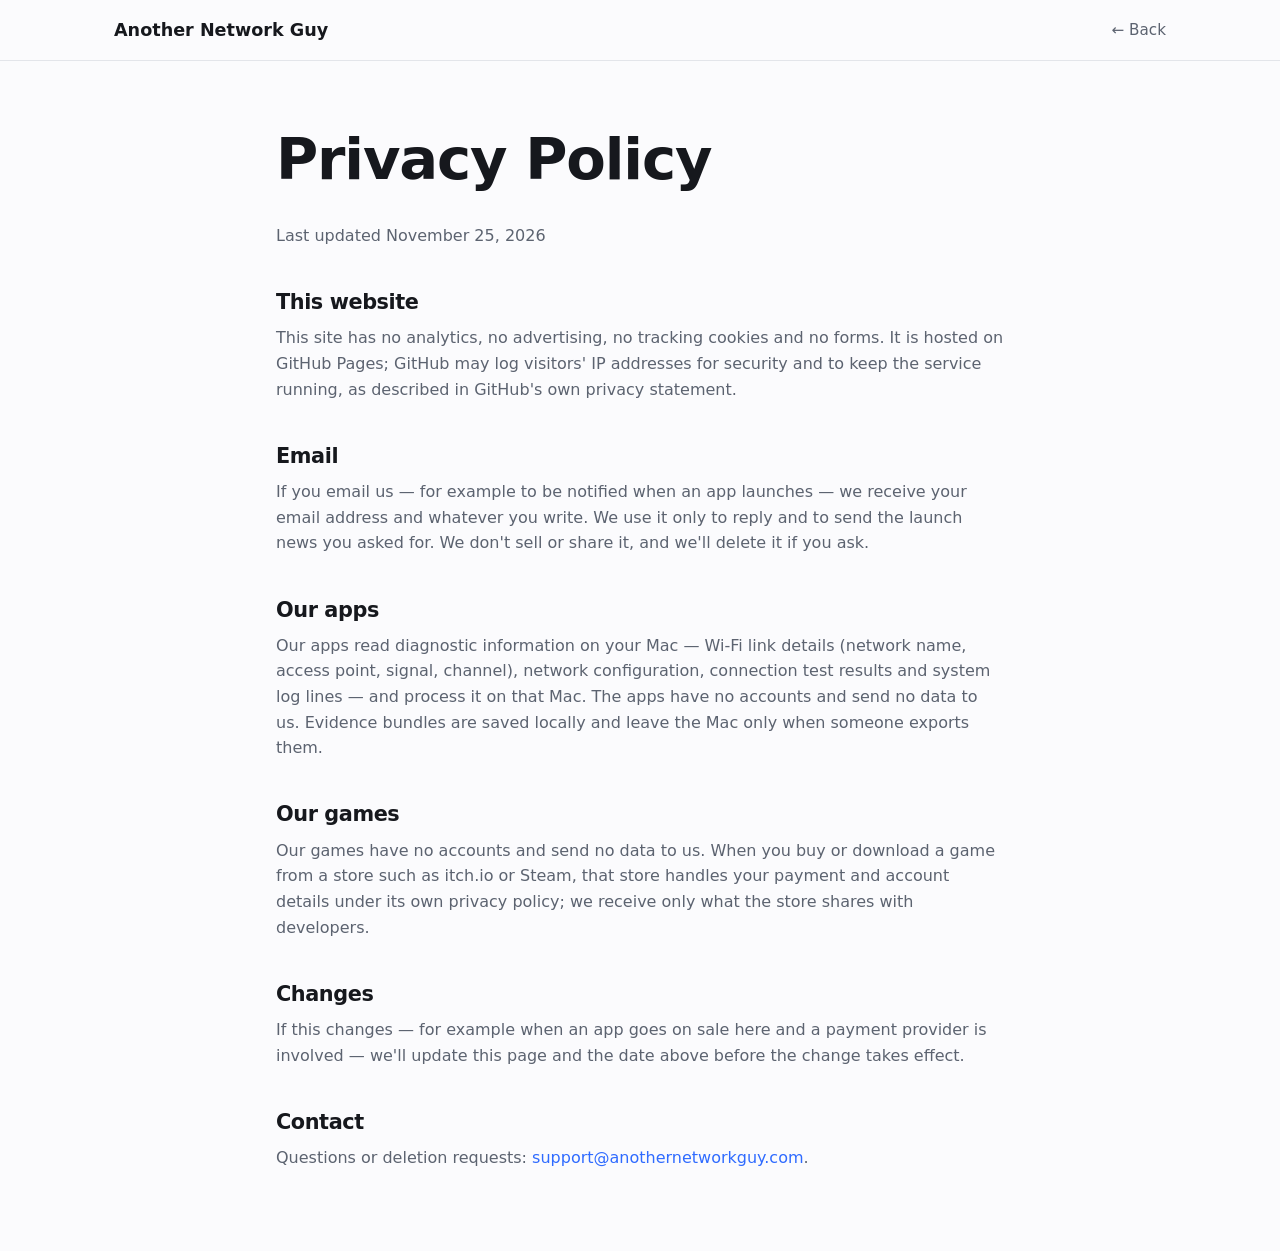
<file: privacy.html>
<!doctype html>
<html lang="en">
<head>
  <meta charset="utf-8" />
  <meta name="viewport" content="width=device-width, initial-scale=1" />
  <title>Privacy Policy</title>
  <link rel="stylesheet" href="styles.css?v=6" />
</head>
<body>
  <header class="nav"><div class="wrap nav-inner"><a href="index.html" class="logo" data-brand>Another Network Guy</a><nav><a href="index.html">← Back</a></nav></div></header>
  <main class="wrap legal">
    <h1>Privacy Policy</h1>
    <p class="muted">Last updated November 25, 2026</p>

    <h2>This website</h2>
    <p>This site has no analytics, no advertising, no tracking cookies and no forms. It is hosted on GitHub Pages; GitHub may log visitors' IP addresses for security and to keep the service running, as described in GitHub's own privacy statement.</p>

    <h2>Email</h2>
    <p>If you email us — for example to be notified when an app launches — we receive your email address and whatever you write. We use it only to reply and to send the launch news you asked for. We don't sell or share it, and we'll delete it if you ask.</p>

    <h2>Our apps</h2>
    <p>Our apps read diagnostic information on your Mac — Wi-Fi link details (network name, access point, signal, channel), network configuration, connection test results and system log lines — and process it on that Mac. The apps have no accounts and send no data to us. Evidence bundles are saved locally and leave the Mac only when someone exports them.</p>

    <h2>Our games</h2>
    <p>Our games have no accounts and send no data to us. When you buy or download a game from a store such as itch.io or Steam, that store handles your payment and account details under its own privacy policy; we receive only what the store shares with developers.</p>

    <h2>Changes</h2>
    <p>If this changes — for example when an app goes on sale here and a payment provider is involved — we'll update this page and the date above before the change takes effect.</p>

    <h2>Contact</h2>
    <p>Questions or deletion requests: <a data-email href="mailto:support@anothernetworkguy.com">support@anothernetworkguy.com</a>.</p>
  </main>
  <script src="site.config.js?v=5"></script>
  <script src="main.js?v=5"></script>
</body>
</html>
</file>
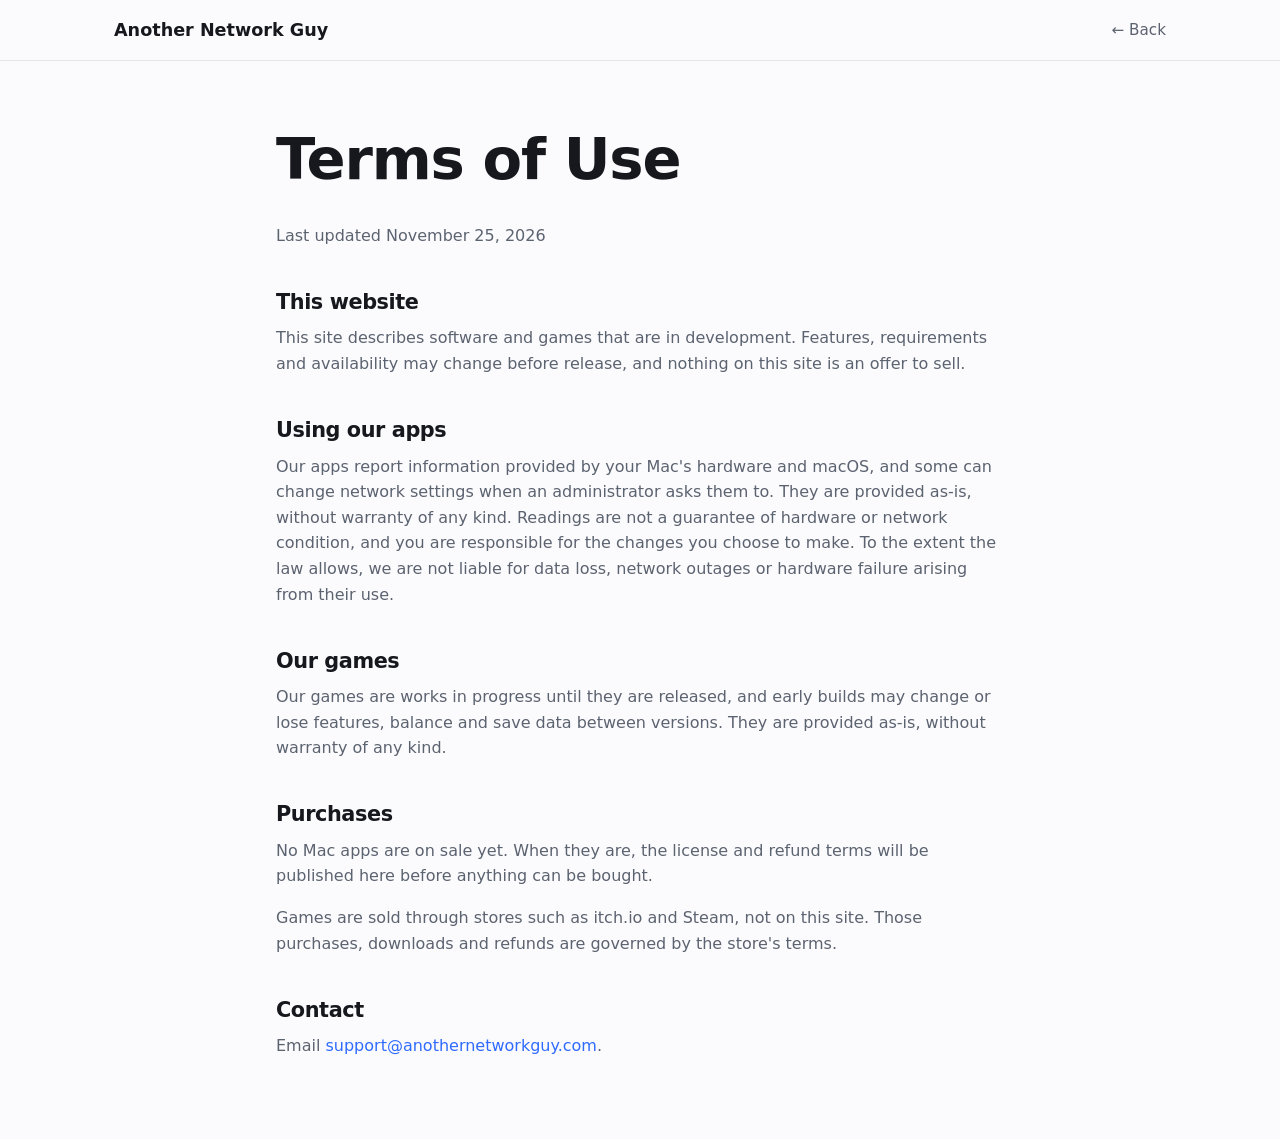
<file: terms.html>
<!doctype html>
<html lang="en">
<head>
  <meta charset="utf-8" />
  <meta name="viewport" content="width=device-width, initial-scale=1" />
  <title>Terms of Use</title>
  <link rel="stylesheet" href="styles.css?v=6" />
</head>
<body>
  <header class="nav"><div class="wrap nav-inner"><a href="index.html" class="logo" data-brand>Another Network Guy</a><nav><a href="index.html">← Back</a></nav></div></header>
  <main class="wrap legal">
    <h1>Terms of Use</h1>
    <p class="muted">Last updated November 25, 2026</p>

    <h2>This website</h2>
    <p>This site describes software and games that are in development. Features, requirements and availability may change before release, and nothing on this site is an offer to sell.</p>

    <h2>Using our apps</h2>
    <p>Our apps report information provided by your Mac's hardware and macOS, and some can change network settings when an administrator asks them to. They are provided as-is, without warranty of any kind. Readings are not a guarantee of hardware or network condition, and you are responsible for the changes you choose to make. To the extent the law allows, we are not liable for data loss, network outages or hardware failure arising from their use.</p>

    <h2>Our games</h2>
    <p>Our games are works in progress until they are released, and early builds may change or lose features, balance and save data between versions. They are provided as-is, without warranty of any kind.</p>

    <h2>Purchases</h2>
    <p>No Mac apps are on sale yet. When they are, the license and refund terms will be published here before anything can be bought.</p>
    <p>Games are sold through stores such as itch.io and Steam, not on this site. Those purchases, downloads and refunds are governed by the store's terms.</p>

    <h2>Contact</h2>
    <p>Email <a data-email href="mailto:support@anothernetworkguy.com">support@anothernetworkguy.com</a>.</p>
  </main>
  <script src="site.config.js?v=5"></script>
  <script src="main.js?v=5"></script>
</body>
</html>
</file>
<file: styles.css>
:root {
  --bg: #fbfbfd;
  --bg-alt: #f2f3f7;
  --surface: #ffffff;
  --text: #16181d;
  --muted: #5c6370;
  --border: #e3e5ea;
  --accent: #2f6bff;
  --accent-text: #ffffff;
  --good: #1f9d55;
  --radius: 14px;
  --shadow: 0 1px 2px rgba(0, 0, 0, 0.04), 0 4px 16px rgba(0, 0, 0, 0.05);
  --mono: ui-monospace, "SF Mono", Menlo, monospace;
}
@media (prefers-color-scheme: dark) {
  :root {
    --bg: #0e1014;
    --bg-alt: #14171d;
    --surface: #1a1e25;
    --text: #e9ebef;
    --muted: #9aa1ad;
    --border: #2a2f39;
    --accent: #5b8cff;
    --good: #3ccf7f;
    --shadow: 0 1px 2px rgba(0, 0, 0, 0.3), 0 4px 16px rgba(0, 0, 0, 0.25);
  }
}

* { box-sizing: border-box; }
html { scroll-behavior: smooth; }
body {
  margin: 0;
  background: var(--bg);
  color: var(--text);
  font: 16px/1.6 -apple-system, BlinkMacSystemFont, "SF Pro Text", "Segoe UI", system-ui, sans-serif;
  -webkit-font-smoothing: antialiased;
}
a { color: var(--accent); text-decoration: none; }
a:hover { text-decoration: underline; }
h1, h2, h3 { line-height: 1.2; margin: 0 0 0.5em; letter-spacing: -0.02em; }
h1 { font-size: clamp(2.2rem, 5vw, 3.6rem); }
h2 { font-size: clamp(1.7rem, 3vw, 2.3rem); }
h3 { font-size: 1.2rem; }
p { margin: 0 0 1em; }
.muted { color: var(--muted); }

.wrap { max-width: 1100px; margin: 0 auto; padding: 0 16px; }
@media (min-width: 700px) { .wrap { padding: 0 24px; } }

/* Nav */
.nav {
  position: sticky; top: 0; z-index: 10;
  background: color-mix(in srgb, var(--bg) 85%, transparent);
  backdrop-filter: saturate(180%) blur(12px);
  border-bottom: 1px solid var(--border);
}
.nav-inner { display: flex; align-items: center; justify-content: space-between; height: 60px; gap: 16px; }
.logo { font-weight: 700; color: var(--text); font-size: 1.1rem; }
.nav nav { display: flex; align-items: center; gap: 20px; }
.nav nav a:not(.btn) { color: var(--muted); font-size: 0.95rem; }
.logo, .nav .btn { white-space: nowrap; }
@media (max-width: 600px) {
  .nav nav a:not(.btn) { display: none; }
  .logo { font-size: 1rem; }
  .nav .btn-small { padding: 6px 12px; font-size: 0.85rem; }
}

/* Buttons */
.btn {
  display: inline-block; padding: 12px 22px; border-radius: 999px;
  background: var(--accent); color: var(--accent-text); font-weight: 600;
  border: 1px solid var(--accent); transition: filter 0.15s, transform 0.15s;
}
.btn:hover { text-decoration: none; filter: brightness(1.08); transform: translateY(-1px); }
.btn-ghost { background: transparent; color: var(--accent); }
.btn-small { padding: 7px 16px; font-size: 0.9rem; }

/* Hero */
.hero { padding: 96px 0 72px; text-align: center; }
.hero h1 { max-width: 16ch; margin-inline: auto; }
.eyebrow { font-family: var(--mono); font-size: 0.8rem; text-transform: uppercase; letter-spacing: 0.1em; color: var(--accent); margin-bottom: 12px; }
.lede { font-size: 1.2rem; color: var(--muted); max-width: 60ch; margin: 0 auto 32px; }
.hero-cta { display: flex; gap: 12px; justify-content: center; flex-wrap: wrap; }
.badges { list-style: none; padding: 0; margin: 36px 0 0; display: flex; gap: 10px 24px; justify-content: center; flex-wrap: wrap; color: var(--muted); font-size: 0.92rem; }

/* Sections */
.section { padding: 80px 0; }
.section.alt { background: var(--bg-alt); }
.section-sub { color: var(--muted); margin-bottom: 40px; }

/* App grid */
.grid { display: grid; gap: 20px; grid-template-columns: repeat(auto-fill, minmax(min(100%, 320px), 1fr)); }
.card {
  background: var(--surface); border: 1px solid var(--border); border-radius: var(--radius);
  padding: 24px; box-shadow: var(--shadow); display: flex; flex-direction: column;
}
.card-head { display: flex; gap: 14px; align-items: center; margin-bottom: 14px; }
.card-head h3 { margin: 0; }
.card-head p { margin: 0; font-size: 0.95rem; }
.app-icon {
  width: 56px; height: 56px; flex: none; border-radius: 13px; display: grid; place-items: center;
  font-size: 30px; background: var(--bg-alt); border: 1px solid var(--border);
}
.app-icon img { width: 100%; height: 100%; border-radius: inherit; object-fit: cover; }
.app-icon.sm { width: 36px; height: 36px; font-size: 20px; border-radius: 9px; }
.features { list-style: none; padding: 0; margin: 0 0 20px; display: grid; gap: 6px; font-size: 0.93rem; }
.features li::before { content: "✓"; color: var(--good); font-weight: 700; margin-right: 8px; }
.card-foot { margin-top: auto; display: flex; align-items: center; justify-content: space-between; gap: 12px; padding-top: 16px; border-top: 1px solid var(--border); }
.card-actions { display: flex; gap: 8px; }
.price { font-weight: 700; font-size: 1.25rem; }
.price.big { font-size: 2.2rem; }
.meta { font-family: var(--mono); font-size: 0.75rem; color: var(--muted); margin: 12px 0 0; }

/* Trust */
.trust { display: grid; gap: 32px; grid-template-columns: repeat(auto-fit, minmax(min(100%, 260px), 1fr)); }
.trust p { color: var(--muted); margin: 0; }

/* Pricing */
.bundle {
  display: flex; flex-wrap: wrap; gap: 24px; align-items: center; justify-content: space-between;
  padding: 28px; border-radius: var(--radius); margin-bottom: 28px;
  background: var(--surface); border: 2px solid var(--accent); box-shadow: var(--shadow);
}
.bundle h3 { font-size: 1.5rem; }
.bundle-apps { margin: 0; font-size: 0.95rem; }
.bundle-apps span[aria-hidden] { font-size: 1.1em; }
.bundle-buy { display: flex; flex-direction: column; gap: 12px; align-items: flex-start; }
.price-list { border: 1px solid var(--border); border-radius: var(--radius); background: var(--surface); overflow: hidden; }
.price-row { display: flex; align-items: center; gap: 14px; padding: 14px 20px; }
.price-row + .price-row { border-top: 1px solid var(--border); }
.price-name { flex: 1; font-weight: 600; }

/* FAQ */
.faq { max-width: 760px; }
.faq details { border-bottom: 1px solid var(--border); padding: 16px 0; }
.faq summary { cursor: pointer; font-weight: 600; list-style: none; display: flex; justify-content: space-between; gap: 16px; }
.faq summary::-webkit-details-marker { display: none; }
.faq summary::after { content: "+"; color: var(--muted); font-weight: 400; font-size: 1.3rem; line-height: 1; }
.faq details[open] summary::after { content: "−"; }
.faq details p { color: var(--muted); margin: 10px 0 0; }

/* Footer */
.footer { border-top: 1px solid var(--border); padding: 28px 0; color: var(--muted); font-size: 0.9rem; }
.footer-inner { display: flex; flex-wrap: wrap; justify-content: space-between; gap: 12px; }
.footer nav { display: flex; gap: 20px; }
.footer a { color: var(--muted); }

/* Legal pages */
.legal { max-width: 760px; padding: 64px 16px; }
.legal h2 { font-size: 1.3rem; margin-top: 2em; }
.legal p, .legal li { color: var(--muted); }

/* Status pill (coming-soon apps) */
.pill {
  display: inline-block; padding: 3px 10px; border-radius: 999px;
  font: 600 0.75rem/1.5 var(--mono); letter-spacing: 0.04em; text-transform: uppercase;
  color: var(--accent); background: color-mix(in srgb, var(--accent) 12%, transparent);
}
.card h3 a { color: inherit; }
[hidden] { display: none !important; }
.card-actions .btn { white-space: nowrap; }
.card-foot { flex-wrap: wrap; }
/* One app: show it as a wide featured card */
.grid.single { grid-template-columns: 1fr; max-width: 820px; }
.grid.single .features { grid-template-columns: repeat(auto-fit, minmax(min(100%, 280px), 1fr)); }
.grid.single .card-head .app-icon { width: 72px; height: 72px; border-radius: 16px; }

/* Studio home: sections for apps and games */
.apps-trust { margin-top: 56px; padding-top: 40px; border-top: 1px solid var(--border); }
.about { display: grid; gap: 24px 48px; }
@media (min-width: 800px) { .about { grid-template-columns: 1fr 1.6fr; } }
.about p { color: var(--muted); }
.about p:last-child { margin-bottom: 0; }
.faq-group { font-family: var(--mono); font-size: 0.8rem; text-transform: uppercase; letter-spacing: 0.1em; color: var(--accent); margin: 32px 0 4px; }
.faq h2 + .faq-group { margin-top: 8px; }

/* ─────────────────────────────────────────────────────────────
   Themes: one look for the Mac admin tools, one for the games.
   A theme only resets the shared variables, so cards, buttons,
   pills and FAQ items inside it restyle themselves.
   ───────────────────────────────────────────────────────────── */

/* Tools: dark console, cool accents, square edges */
.theme-tools {
  --bg: #0b0f14;
  --bg-alt: #111821;
  --surface: #121a23;
  --text: #e3e9ef;
  --muted: #8d9aa8;
  --border: #223040;
  --accent: #4cc2ff;
  --accent-text: #04121c;
  --good: #3ddc84;
  --radius: 8px;
  --shadow: 0 0 0 1px #ffffff06, 0 8px 24px rgba(0, 0, 0, 0.35);
  background:
    linear-gradient(#ffffff07 1px, transparent 1px) 0 0 / 32px 32px,
    linear-gradient(90deg, #ffffff07 1px, transparent 1px) 0 0 / 32px 32px,
    var(--bg);
  color: var(--text);
}
.theme-tools .eyebrow::before { content: "$ "; color: var(--good); }
.theme-tools h2 { font-family: var(--mono); font-weight: 600; letter-spacing: -0.03em; }
.theme-tools .card { border-color: var(--border); }
.theme-tools .card:hover { border-color: color-mix(in srgb, var(--accent) 45%, var(--border)); }
.theme-tools .features li::before { content: "›"; font-family: var(--mono); }
.theme-tools .pill { color: var(--good); background: color-mix(in srgb, var(--good) 12%, transparent); }
.theme-tools .pill::before { content: "● "; }
.theme-tools .app-icon { background: #0b0f14; }
.theme-tools .trust h3 { font-family: var(--mono); font-size: 1rem; }

/* Games: warm parchment, gold accents, soft round edges, book-style headings */
.theme-games {
  --bg: #f5e8cf;
  --bg-alt: #efdcb8;
  --surface: #fffaf0;
  --text: #3a2a1c;
  --muted: #7a6450;
  --border: #e2cba3;
  --accent: #b9771b;
  --accent-text: #fffaf0;
  --good: #6f9a3b;
  --radius: 22px;
  --shadow: 0 2px 0 #e2cba3, 0 10px 30px rgba(122, 82, 30, 0.12);
  --display: "Iowan Old Style", "Palatino Linotype", Palatino, "Book Antiqua", Georgia, serif;
  background:
    radial-gradient(circle at 1px 1px, #b9771b14 1px, transparent 0) 0 0 / 22px 22px,
    var(--bg);
  color: var(--text);
}
@media (prefers-color-scheme: dark) {
  .theme-games {
    --bg: #1d160f;
    --bg-alt: #261d14;
    --surface: #2a2016;
    --text: #f3e6cf;
    --muted: #c3ad8f;
    --border: #3e3021;
    --accent: #f0bd55;
    --accent-text: #1d160f;
    --good: #a7cf6a;
    --shadow: 0 2px 0 #00000040, 0 10px 30px rgba(0, 0, 0, 0.35);
    background:
      radial-gradient(circle at 1px 1px, #f0bd5512 1px, transparent 0) 0 0 / 22px 22px,
      var(--bg);
  }
}
.theme-games h1, .theme-games h2, .theme-games h3 { font-family: var(--display); letter-spacing: -0.01em; }
.theme-games h2 { font-weight: 700; }
.theme-games .eyebrow { font-family: var(--display); font-style: italic; text-transform: none; letter-spacing: 0; font-size: 1rem; }
.theme-games .eyebrow::before { content: "✦ "; font-style: normal; }
.theme-games .card { transition: transform 0.2s, box-shadow 0.2s; }
.theme-games .card:hover { transform: translateY(-3px) rotate(-0.3deg); }
.theme-games .features li::before { content: "✦"; color: var(--accent); }
.theme-games .app-icon { border-radius: 18px; }
.theme-games .card-foot, .theme-games .apps-trust { border-top-style: dashed; }
.theme-games .meta { font-family: var(--display); font-style: italic; font-size: 0.85rem; }

/* Hero buttons that preview each side */
.btn-tools { background: #0b0f14; border-color: #223040; color: #4cc2ff; font-family: var(--mono); border-radius: 8px; }
.btn-games { background: #b9771b; border-color: #b9771b; color: #fffaf0; font-family: "Iowan Old Style", Palatino, Georgia, serif; font-size: 1.05rem; border-radius: 22px; }
@media (prefers-color-scheme: dark) { .btn-games { background: #f0bd55; border-color: #f0bd55; color: #1d160f; } }
.theme-tools .eyebrow { text-transform: none; letter-spacing: 0.02em; font-size: 0.85rem; }
.faq-group.tools { color: #2a9fd8; }
.faq-group.games { color: #b9771b; font-family: "Iowan Old Style", Palatino, Georgia, serif; font-style: italic; text-transform: none; letter-spacing: 0; font-size: 1rem; }
@media (prefers-color-scheme: dark) { .faq-group.tools { color: #4cc2ff; } .faq-group.games { color: #f0bd55; } }
</file>
<file: macdiag/macdiag.css>
/* MacDiag product page — builds on ../styles.css */
:root {
  --md-green: #0d7a45;
  --md-warn: #a86100;
  --md-bad: #c0352b;
  --md-term-bg: #0f1419;
  --md-term-text: #d7dee5;
  --md-term-muted: #7f8b96;
}
@media (prefers-color-scheme: dark) {
  :root { --md-green: #3ddc84; --md-warn: #f0a640; --md-bad: #ff6b5e; --md-term-bg: #0a0d11; }
}

.skip {
  position: absolute; left: 16px; top: -48px; z-index: 20;
  background: var(--surface); color: var(--text); padding: 8px 12px;
  border-radius: 8px; border: 1px solid var(--border);
}
.skip:focus { top: 12px; }
:focus-visible { outline: 3px solid var(--accent); outline-offset: 2px; border-radius: 4px; }

/* Hero */
.md-hero { padding: 72px 0 80px; }
.md-hero-grid { display: grid; gap: 48px; align-items: center; }
@media (min-width: 900px) { .md-hero-grid { grid-template-columns: 1.1fr 1fr; } }
.md-hero h1 { font-size: clamp(2rem, 5vw, 3.2rem); max-width: 18ch; }
.md-hero .lede { margin: 0 0 28px; max-width: 56ch; }
.md-hero .hero-cta { justify-content: flex-start; }
.md-brand { display: flex; align-items: center; gap: 12px; margin-bottom: 24px; flex-wrap: wrap; }
.md-brand img { width: 56px; height: 56px; }
.md-brand > span:not(.pill) { font-weight: 700; font-size: 1.25rem; }
.md-badges { justify-content: flex-start; margin-top: 28px; }

/* Timeline window */
.md-window {
  margin: 0; min-width: 0; background: var(--md-term-bg); color: var(--md-term-text);
  border-radius: 12px; border: 1px solid color-mix(in srgb, var(--border) 50%, #000);
  box-shadow: 0 20px 50px rgba(0, 0, 0, 0.18); overflow: hidden;
}
.md-titlebar { display: flex; align-items: center; gap: 7px; padding: 11px 14px; border-bottom: 1px solid #ffffff14; }
.md-titlebar span { width: 11px; height: 11px; border-radius: 50%; background: #ffffff26; }
.md-titlebar b { margin-left: 10px; font-size: 0.82rem; font-weight: 600; color: var(--md-term-muted); }
.md-timeline { list-style: none; margin: 0; padding: 10px 0; font: 0.8rem/1.5 var(--mono); }
.md-timeline li {
  display: grid; grid-template-columns: auto auto 1fr; gap: 10px; align-items: baseline;
  padding: 6px 16px; border-left: 3px solid transparent;
}
.md-timeline time { color: var(--md-term-muted); }
.md-timeline code { font: inherit; color: #9ec5ff; }
.md-timeline .tag {
  font-size: 0.68rem; text-transform: uppercase; letter-spacing: 0.06em;
  padding: 1px 6px; border-radius: 4px; background: #ffffff12; color: var(--md-term-muted);
}
.md-timeline .warn { border-left-color: #f0a640; }
.md-timeline .bad { border-left-color: #ff6b5e; }
.md-timeline .k-comment { border-left-color: #9ec5ff; color: #fff; }
.md-timeline .k-comment .tag { background: #9ec5ff26; color: #9ec5ff; }
.md-timeline .k-action { border-left-color: #3ddc84; background: #3ddc8414; color: #c9f5dc; }
.md-timeline .k-action .tag { background: #3ddc8426; color: #3ddc84; }
.md-window figcaption { padding: 8px 16px 12px; font-size: 0.75rem; color: var(--md-term-muted); border-top: 1px solid #ffffff10; }
@media (max-width: 480px) {
  .md-timeline li { grid-template-columns: auto 1fr; }
  .md-timeline time { grid-column: 1 / -1; margin-bottom: -4px; }
}

.md-narrow { max-width: 800px; }
.md-big { font-size: 1.12rem; color: var(--muted); }

/* Features */
.md-features { display: grid; gap: 20px; grid-template-columns: repeat(auto-fill, minmax(min(100%, 300px), 1fr)); }
.md-features .card p { color: var(--muted); margin: 0; font-size: 0.97rem; }
kbd {
  font: 600 0.85em var(--mono); padding: 1px 6px; border-radius: 5px;
  border: 1px solid var(--border); background: var(--bg-alt); white-space: nowrap;
}

/* Split layouts */
.md-split { display: grid; gap: 32px; align-items: start; }
@media (min-width: 860px) { .md-split { grid-template-columns: 1fr 1.25fr; gap: 56px; } }
.md-tree {
  margin: 0; padding: 22px 24px; border-radius: var(--radius); overflow-x: auto;
  background: var(--md-term-bg); color: var(--md-term-text); font: 0.85rem/1.65 var(--mono);
}
.md-tree code { font: inherit; }
.md-tree i { color: var(--md-term-muted); font-style: normal; }

/* Controls */
.md-controls { display: grid; gap: 20px; grid-template-columns: repeat(auto-fit, minmax(min(100%, 280px), 1fr)); }
.md-controls > div { background: var(--surface); border: 1px solid var(--border); border-radius: var(--radius); padding: 22px 24px; }
.md-controls h3 { margin-bottom: 14px; }
.md-controls .features { margin: 0; }

/* Check lists */
.md-checks { list-style: none; padding: 0; margin: 0; display: grid; gap: 14px; }
.md-checks li { position: relative; padding-left: 28px; color: var(--muted); }
.md-checks li::before {
  content: ""; position: absolute; left: 4px; top: 0.6em;
  width: 10px; height: 10px; border-radius: 2px; background: var(--md-green);
}
.md-checks code { font-family: var(--mono); font-size: 0.9em; }

/* Roadmap */
.md-roadmap { list-style: none; padding: 0; margin: 0; display: grid; gap: 16px; grid-template-columns: repeat(auto-fit, minmax(min(100%, 240px), 1fr)); }
.md-roadmap li { border: 1px dashed var(--border); border-radius: var(--radius); padding: 18px 20px; color: var(--muted); font-size: 0.95rem; }
.md-roadmap b { display: block; color: var(--text); margin-bottom: 4px; font-size: 1rem; }

/* CTA */
.md-cta { text-align: center; }
.md-cta img { margin: 0 auto 16px; display: block; }
.md-cta p { max-width: 52ch; margin: 0 auto 24px; }
.md-timeline code { white-space: nowrap; }
</file>
<file: pocketrealm/pocketrealm.css>
/* Pocket Realm game page — builds on ../styles.css */
:root {
  --pr-sand: #e9c98f;
  --pr-gold: #d9a43b;
  --pr-nile: #3f7fb8;
  --pr-ink: #3a2a1c;
}
@media (prefers-color-scheme: dark) {
  :root { --pr-sand: #3a2f1f; --pr-gold: #f0bd55; --pr-nile: #6aa6dc; --pr-ink: #f3e6cf; }
}

.skip {
  position: absolute; left: 16px; top: -48px; z-index: 20;
  background: var(--surface); color: var(--text); padding: 8px 12px;
  border-radius: 8px; border: 1px solid var(--border);
}
.skip:focus { top: 12px; }
:focus-visible { outline: 3px solid var(--accent); outline-offset: 2px; border-radius: 4px; }

body[data-page="pocketrealm"] { --accent: #b9771b; }
@media (prefers-color-scheme: dark) { body[data-page="pocketrealm"] { --accent: #f0bd55; --accent-text: #1a1208; } }

/* Hero */
.pr-hero {
  padding: 64px 0 72px;
  background: linear-gradient(180deg, color-mix(in srgb, var(--pr-sand) 45%, var(--bg)) 0%, var(--bg) 100%);
}
.pr-hero-grid { display: grid; gap: 40px; align-items: center; }
@media (min-width: 960px) { .pr-hero-grid { grid-template-columns: 1fr 1.25fr; } }
.pr-brand { display: flex; align-items: center; gap: 12px; margin-bottom: 22px; flex-wrap: wrap; }
.pr-brand img { width: 56px; height: 56px; border-radius: 13px; border: 1px solid var(--border); }
.pr-brand > span:not(.pill) { font-weight: 700; font-size: 1.25rem; }
.pr-hero h1 { font-size: clamp(2rem, 5vw, 3.1rem); max-width: 17ch; }
.pr-hero .lede { margin: 0 0 28px; max-width: 54ch; }
.pr-hero .hero-cta { justify-content: flex-start; }
.pr-hero .badges { justify-content: flex-start; margin-top: 28px; }

.pr-shot { margin: 0; min-width: 0; }
.pr-shot img {
  display: block; width: 100%; height: auto; border-radius: 12px;
  border: 1px solid var(--border); box-shadow: 0 20px 50px rgba(0, 0, 0, 0.18);
}
.pr-shot figcaption { margin-top: 10px; font-size: 0.82rem; color: var(--muted); }

/* Loop */
.pr-loop { list-style: none; padding: 0; margin: 0; display: grid; gap: 16px; grid-template-columns: repeat(auto-fit, minmax(min(100%, 220px), 1fr)); counter-reset: step; }
.pr-loop li {
  position: relative; background: var(--surface); border: 1px solid var(--border);
  border-radius: var(--radius); padding: 22px 22px 20px 22px; color: var(--muted); font-size: 0.96rem;
}
.pr-loop li::before {
  counter-increment: step; content: counter(step);
  display: grid; place-items: center; width: 30px; height: 30px; margin-bottom: 12px; border-radius: 50%;
  font: 700 0.9rem var(--mono); color: var(--accent-text); background: var(--accent);
}
.pr-loop b { display: block; color: var(--text); margin-bottom: 4px; font-size: 1.02rem; }

/* Features */
.pr-features { display: grid; gap: 20px; grid-template-columns: repeat(auto-fill, minmax(min(100%, 300px), 1fr)); }
.pr-features .card p { color: var(--muted); margin: 0; font-size: 0.97rem; }

/* Tiers */
.pr-tiers { list-style: none; padding: 0; margin: 0; display: grid; gap: 12px; grid-template-columns: repeat(auto-fit, minmax(min(100%, 200px), 1fr)); }
.pr-tiers li { border-left: 4px solid var(--accent); background: var(--surface); border-radius: 0 10px 10px 0; padding: 14px 16px; color: var(--muted); font-size: 0.94rem; }
.pr-tiers b { display: block; color: var(--text); }

/* Split */
.pr-split { display: grid; gap: 32px; align-items: start; }
@media (min-width: 860px) { .pr-split { grid-template-columns: 1fr 1.2fr; gap: 56px; } }
.pr-flood {
  margin: 0; border-radius: var(--radius); padding: 24px; color: var(--muted);
  background: linear-gradient(90deg, color-mix(in srgb, var(--pr-nile) 30%, var(--surface)) 0 28%, color-mix(in srgb, var(--pr-sand) 60%, var(--surface)) 28% 100%);
  border: 1px solid var(--border);
}
.pr-flood ol { margin: 0; padding-left: 1.2em; display: grid; gap: 10px; color: var(--text); }

/* Roadmap */
.pr-roadmap { list-style: none; padding: 0; margin: 0; display: grid; gap: 16px; grid-template-columns: repeat(auto-fit, minmax(min(100%, 240px), 1fr)); }
.pr-roadmap li { border: 1px dashed var(--border); border-radius: var(--radius); padding: 18px 20px; color: var(--muted); font-size: 0.95rem; }
.pr-roadmap li.done { border-style: solid; background: var(--surface); }
.pr-roadmap b { display: block; color: var(--text); margin-bottom: 4px; font-size: 1rem; }

/* CTA */
.pr-cta { text-align: center; }
.pr-cta img { margin: 0 auto 16px; display: block; border-radius: 16px; }
.pr-cta p { max-width: 52ch; margin: 0 auto 24px; }
.pr-cta .hero-cta { justify-content: center; }
</file>
